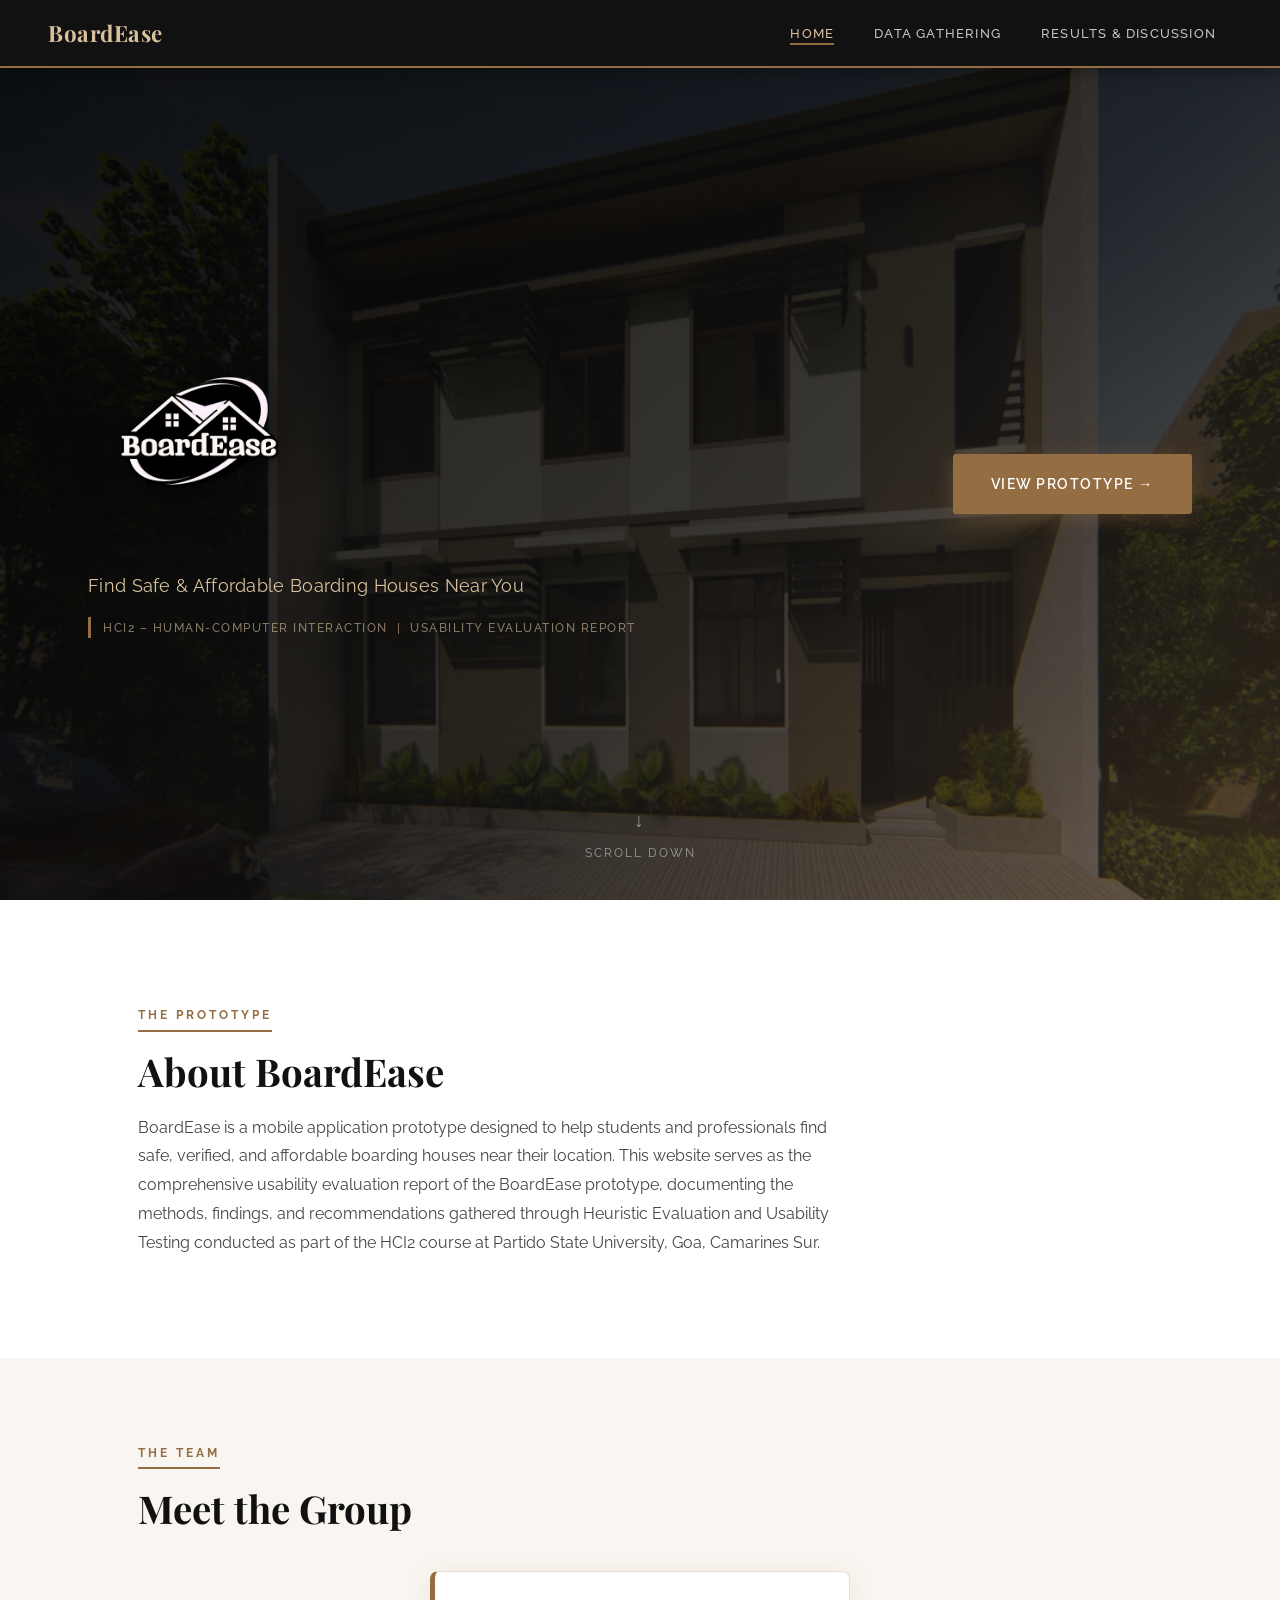
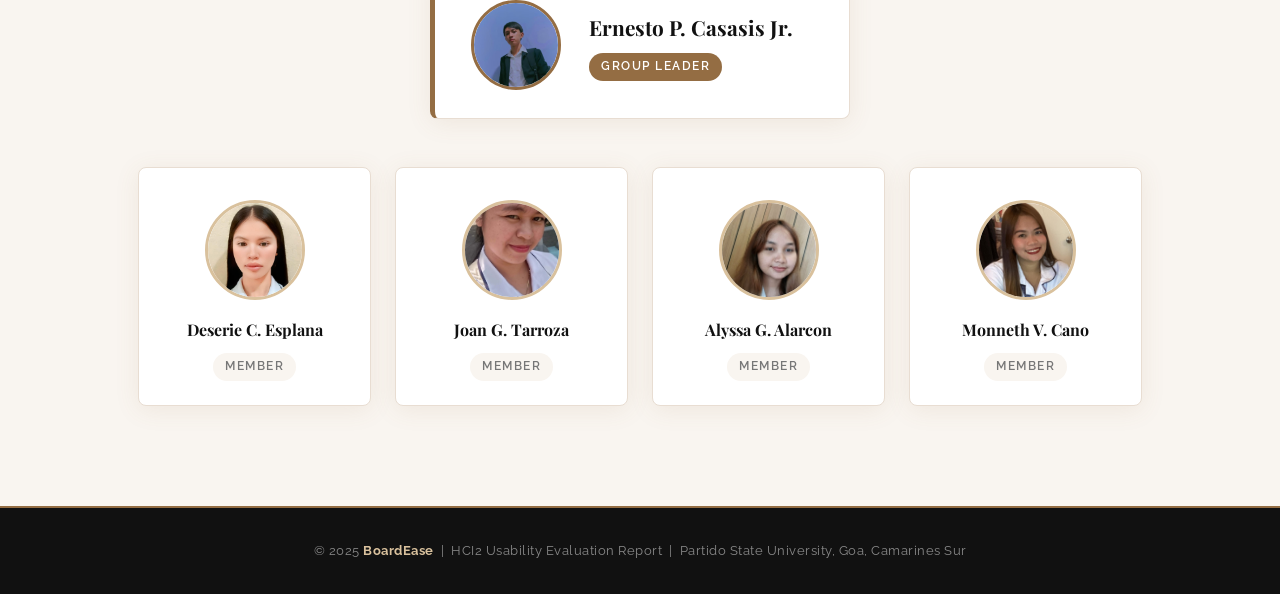
<file: index.html>
<!DOCTYPE html>
<html lang="en">
<head>
  <meta charset="UTF-8" />
  <meta name="viewport" content="width=device-width, initial-scale=1.0" />
  <title>BoardEase | HCI2 Usability Evaluation Report</title>
  <link rel="stylesheet" href="css/style.css" />
</head>
<body>

  <nav class="navbar">
    <div class="nav-brand"><span class="brand-text">BoardEase</span></div>
    <ul class="nav-links" id="navLinks">
      <li><a href="index.html" class="active">Home</a></li>
      <li><a href="data-gathering.html">Data Gathering</a></li>
      <li><a href="results.html">Results &amp; Discussion</a></li>
    </ul>
    <div class="hamburger" id="hamburger"><span></span><span></span><span></span></div>
  </nav>

  <!-- HERO -->
  <section class="hero">
    <div class="hero-overlay"></div>
    <div class="hero-content">
      <div class="hero-left">
        <img src="images/boardease-logo.png" alt="BoardEase Logo" class="hero-logo" />
        <p class="hero-subtitle">Find Safe &amp; Affordable Boarding Houses Near You</p>
        <p class="hero-course">HCI2 – Human-Computer Interaction &nbsp;|&nbsp; Usability Evaluation Report</p>
      </div>
      <div class="hero-right">
        <a href="https://www.figma.com/proto/FTjj7OoPDWCy4qF0gWfZqt/BoardEase---Group3?node-id=1269-2470&t=ZRnx8ZBi2bfgNc57-1&scaling=scale-down&content-scaling=fixed&page-id=0%3A1&starting-point-node-id=1294%3A2819&show-proto-sidebar=1"
           class="btn-prototype" target="_blank">View Prototype &rarr;</a>
      </div>
    </div>
    <div class="hero-scroll"><span>&#8595;</span> Scroll Down</div>
  </section>

  <!-- ABOUT -->
  <section class="about-section">
    <div class="container">
      <div class="section-label fade-up">The Prototype</div>
      <h2 class="section-title fade-up">About BoardEase</h2>
      <p class="section-desc fade-up">
        BoardEase is a mobile application prototype designed to help students and professionals
        find safe, verified, and affordable boarding houses near their location. This website serves
        as the comprehensive usability evaluation report of the BoardEase prototype, documenting
        the methods, findings, and recommendations gathered through Heuristic Evaluation and
        Usability Testing conducted as part of the HCI2 course at Partido State University,
        Goa, Camarines Sur.
      </p>
    </div>
  </section>

  <!-- TEAM -->
  <section class="team-section">
    <div class="container">
      <div class="section-label fade-up">The Team</div>
      <h2 class="section-title fade-up">Meet the Group</h2>

      <!-- LEADER -->
      <div class="leader-card fade-up">
        <div class="member-photo">
          <img src="images/ernesto-casasis.jpg" alt="Ernesto Casasis" />
        </div>
        <div class="member-info">
          <h3>Ernesto P. Casasis Jr.</h3>
          <span class="role leader-role">Group Leader</span>
        </div>
      </div>

      <!-- MEMBERS -->
      <div class="members-grid">
        <div class="member-card fade-up">
          <div class="member-photo">
            <img src="images/deserie-esplana.jpg" alt="Deserie C. Esplana" />
          </div>
          <h3>Deserie C. Esplana</h3>
          <span class="role">Member</span>
        </div>
        <div class="member-card fade-up">
          <div class="member-photo">
            <img src="images/joan-tarroza.jpg" alt="Joan G. Tarroza" />
          </div>
          <h3>Joan G. Tarroza</h3>
          <span class="role">Member</span>
        </div>
        <div class="member-card fade-up">
          <div class="member-photo">
            <img src="images/alyssa-alarcon.jpg" alt="Alyssa G. Alarcon" />
          </div>
          <h3>Alyssa G. Alarcon</h3>
          <span class="role">Member</span>
        </div>
        <div class="member-card fade-up">
          <div class="member-photo">
            <img src="images/monneth-cano.jpg" alt="Monneth V. Cano" />
          </div>
          <h3>Monneth V. Cano</h3>
          <span class="role">Member</span>
        </div>
      </div>
    </div>
  </section>

  <footer class="footer">
    <p>&copy; 2025 <strong>BoardEase</strong> &nbsp;|&nbsp; HCI2 Usability Evaluation Report &nbsp;|&nbsp; Partido State University, Goa, Camarines Sur</p>
  </footer>

  <script src="js/script.js"></script>
</body>
</html>
</file>
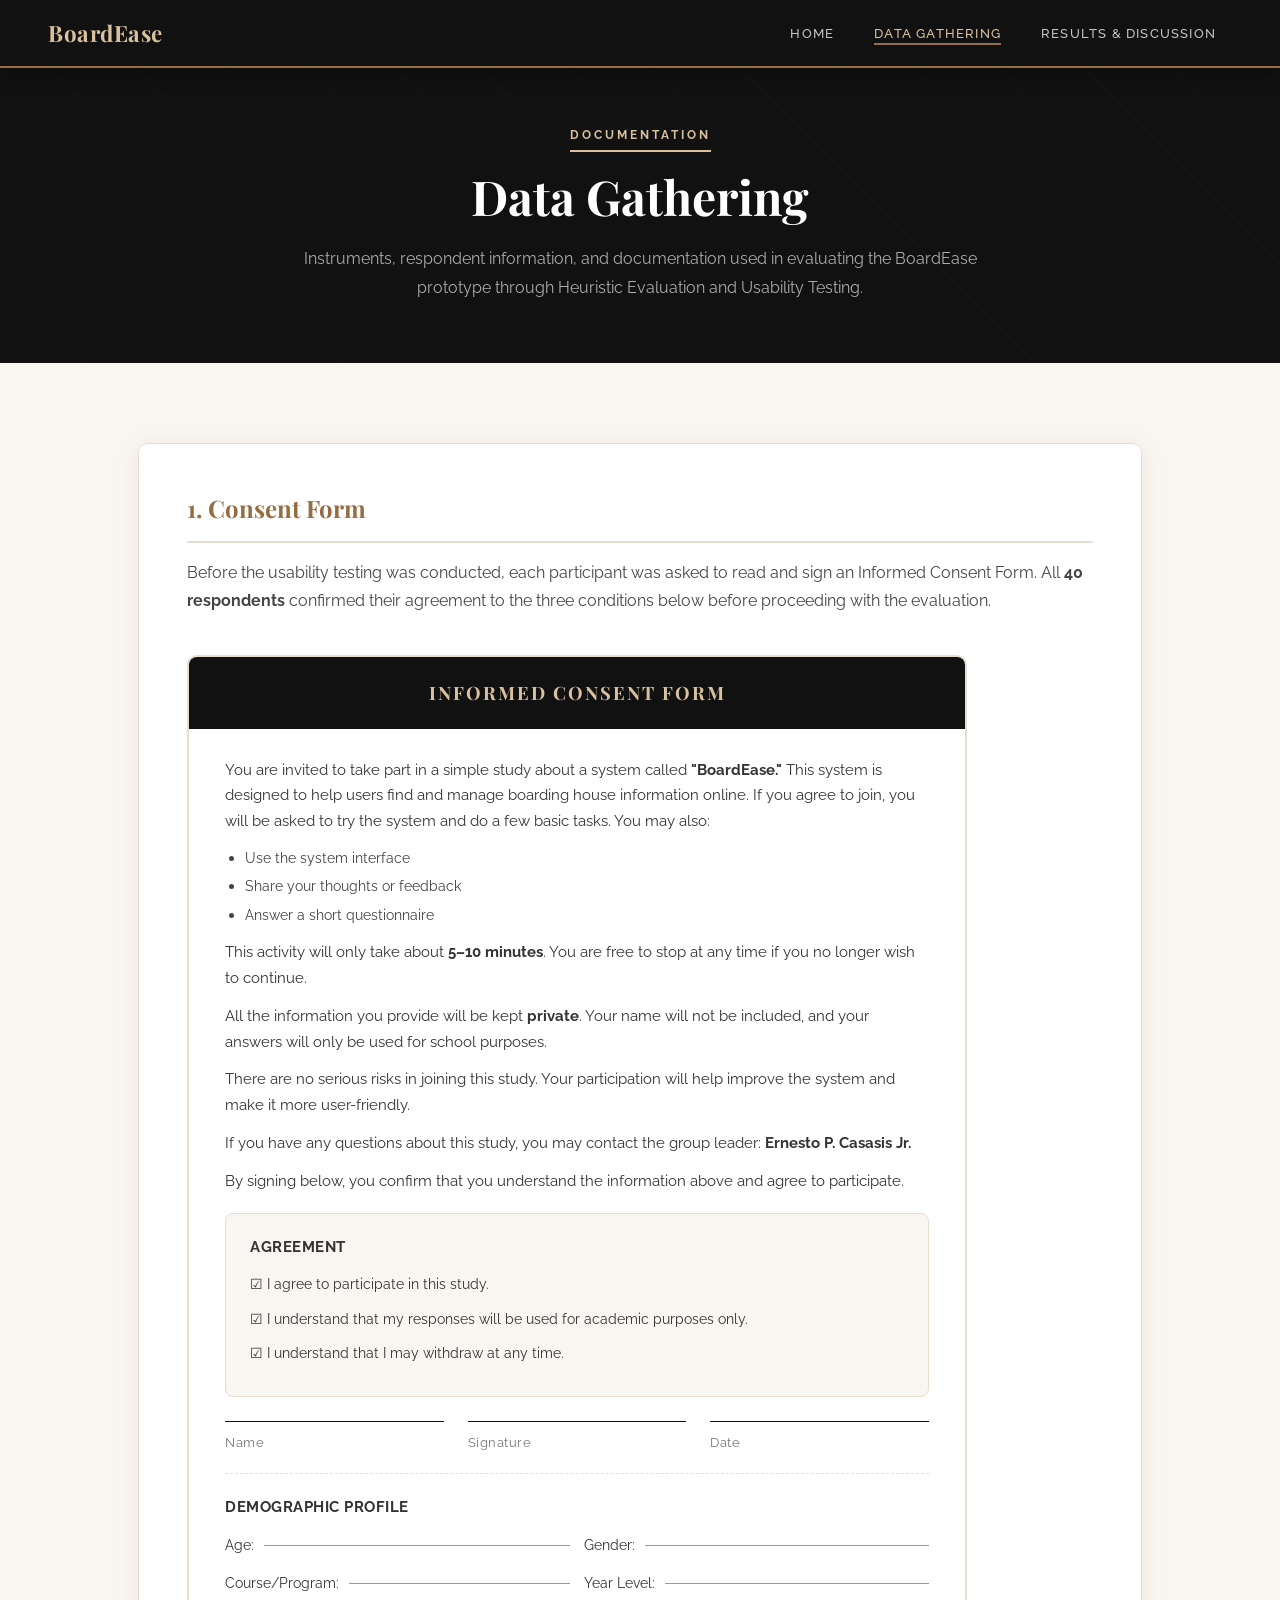
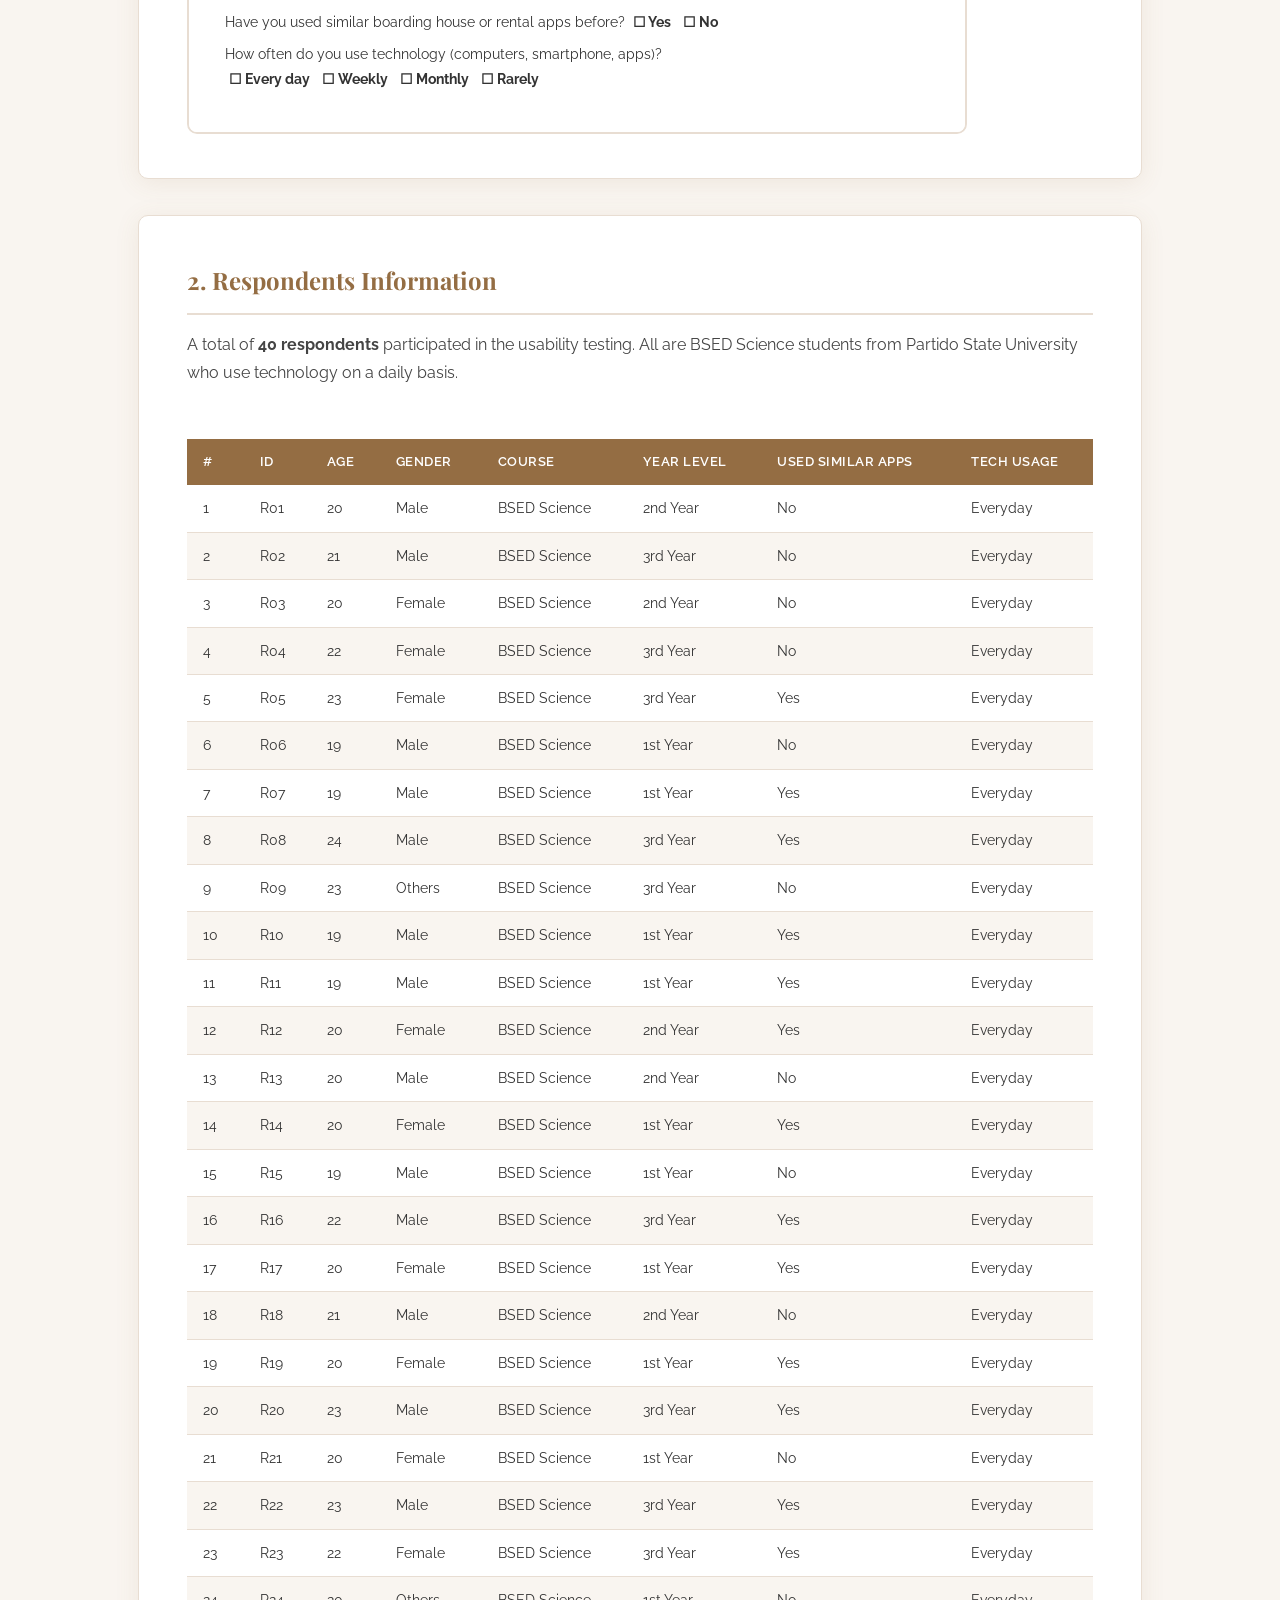
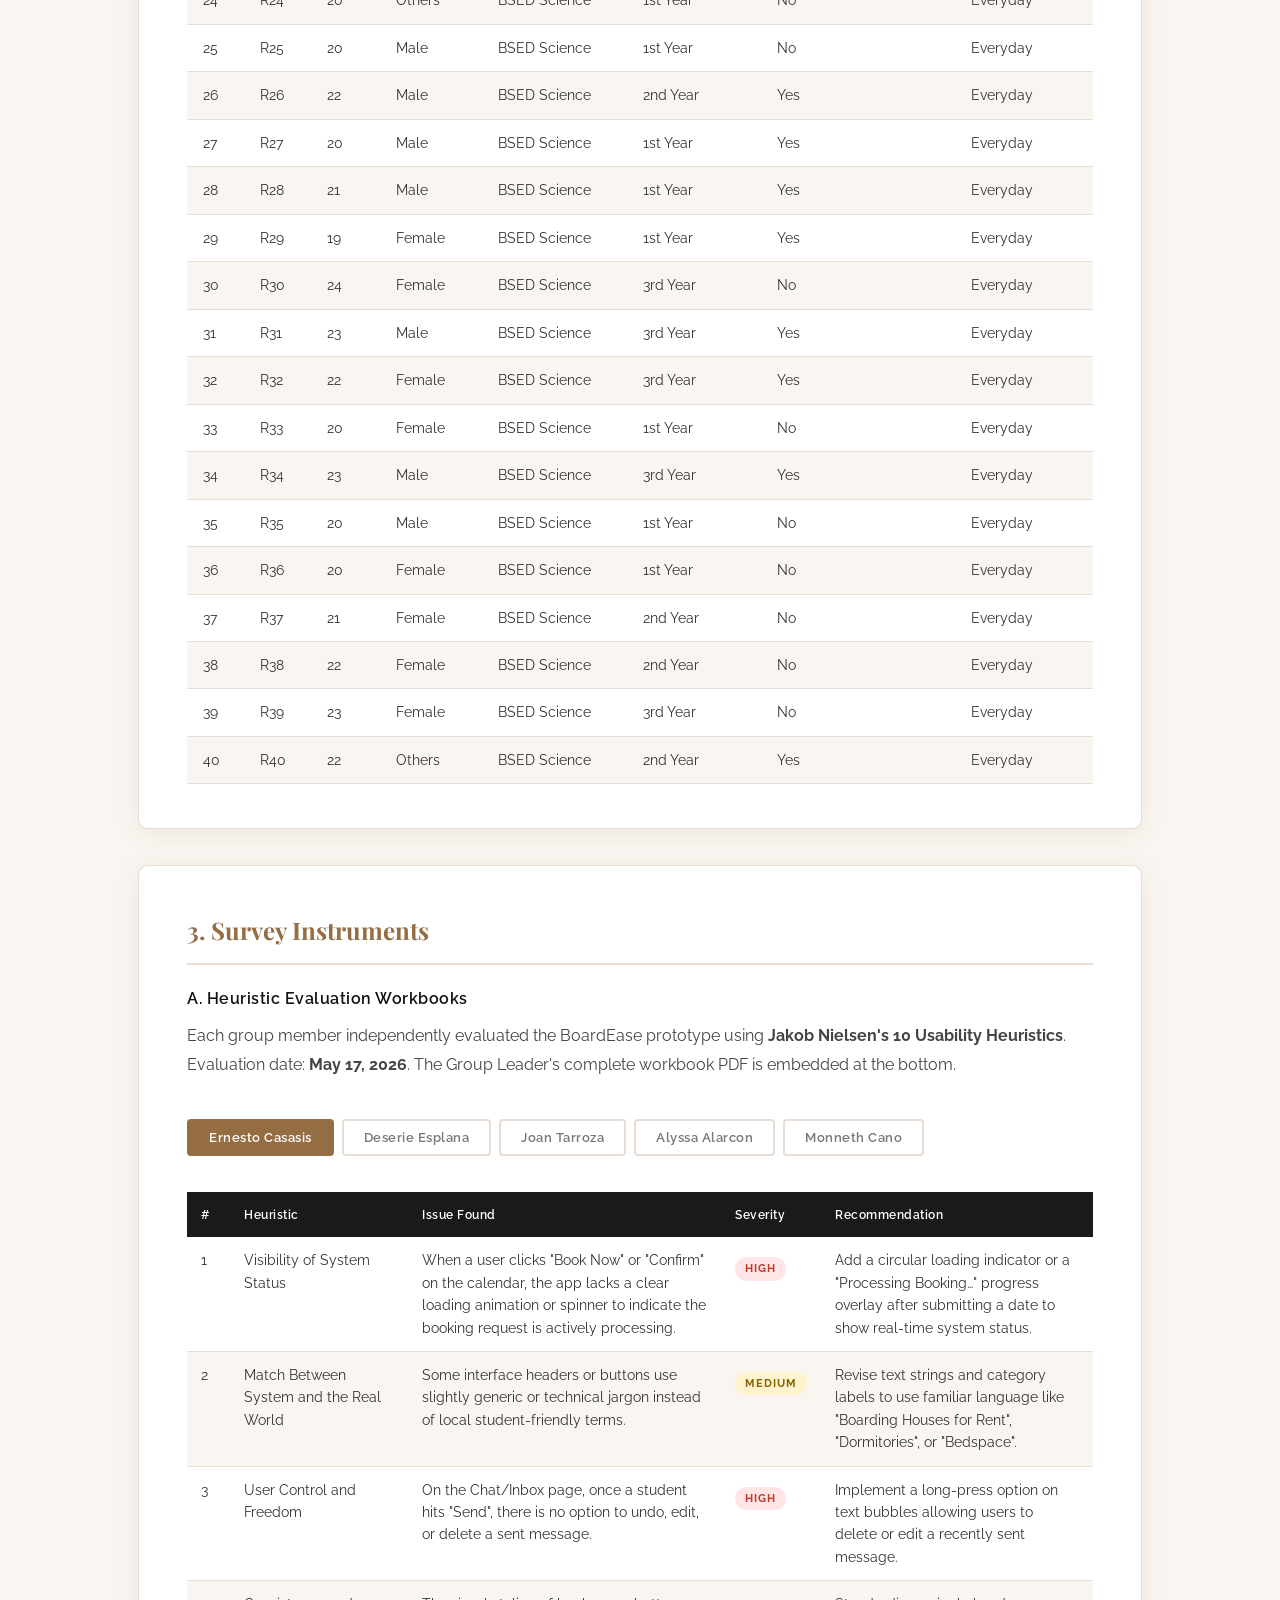
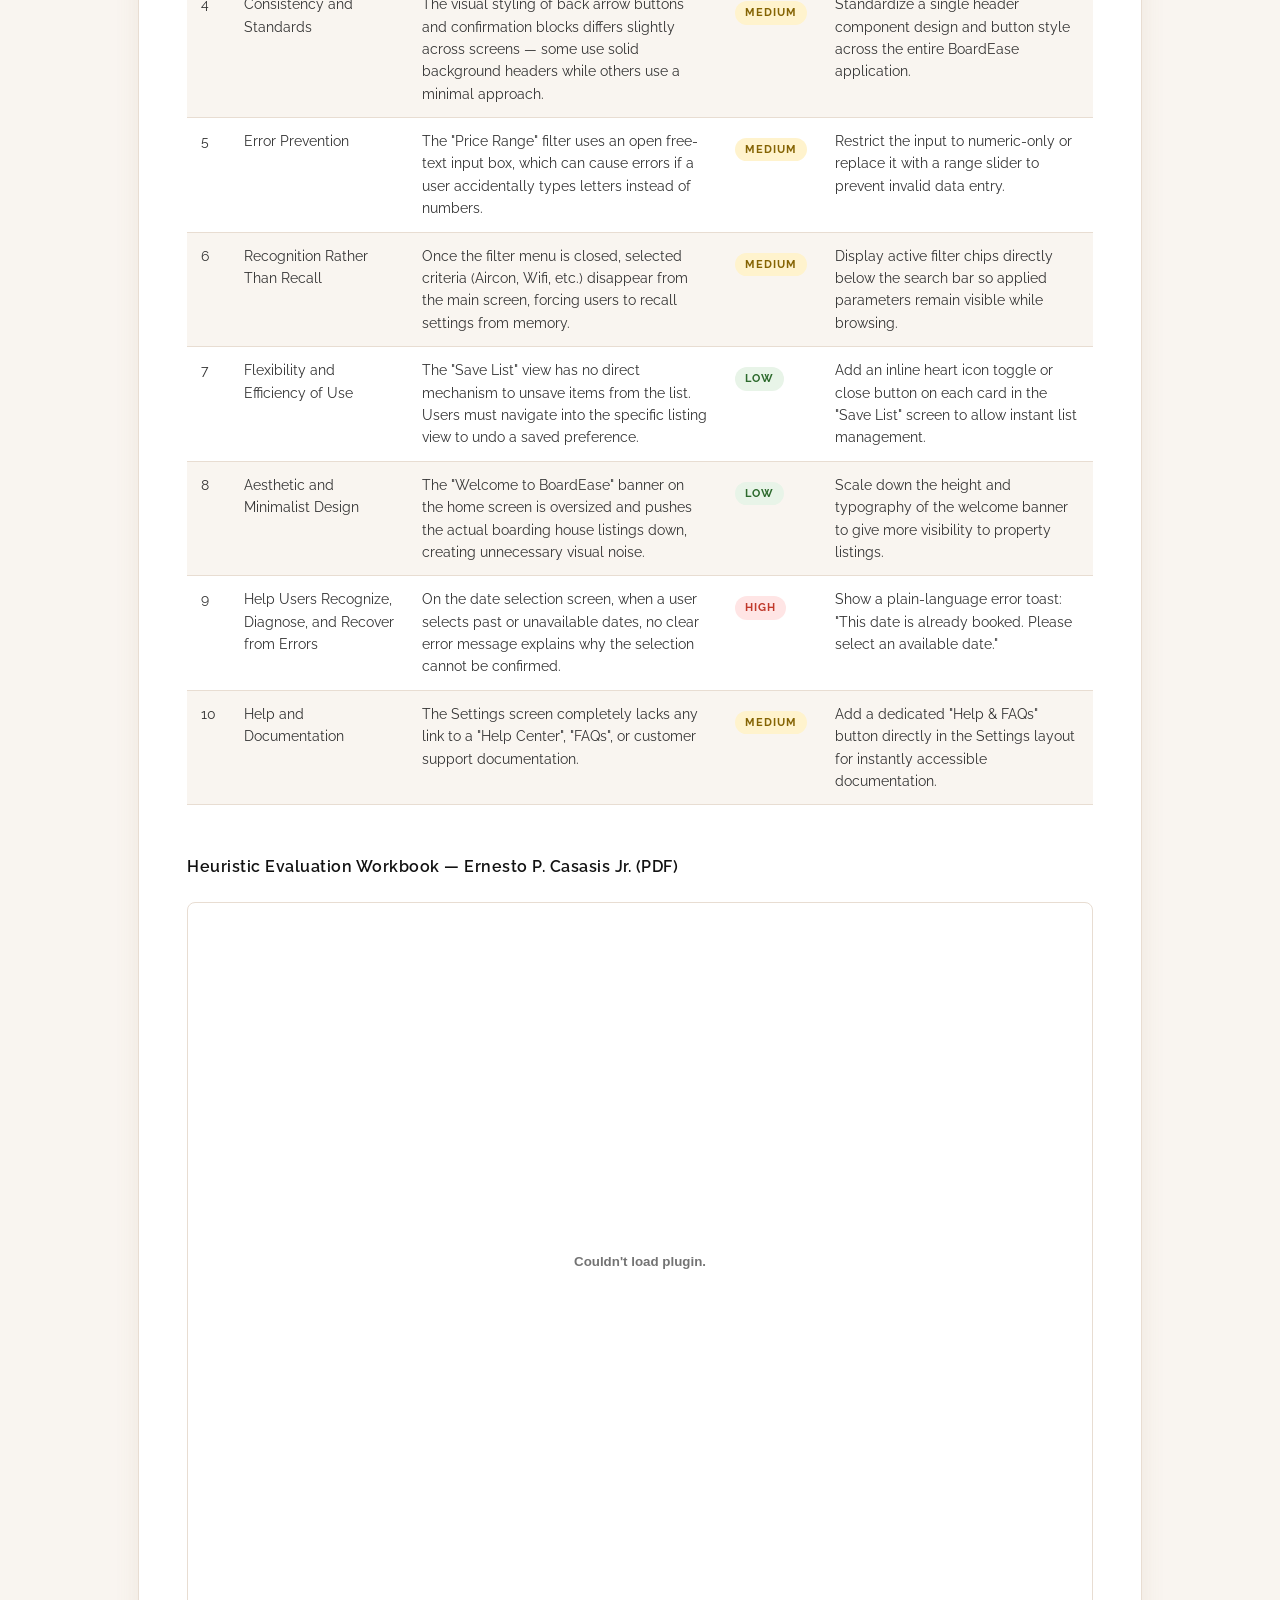
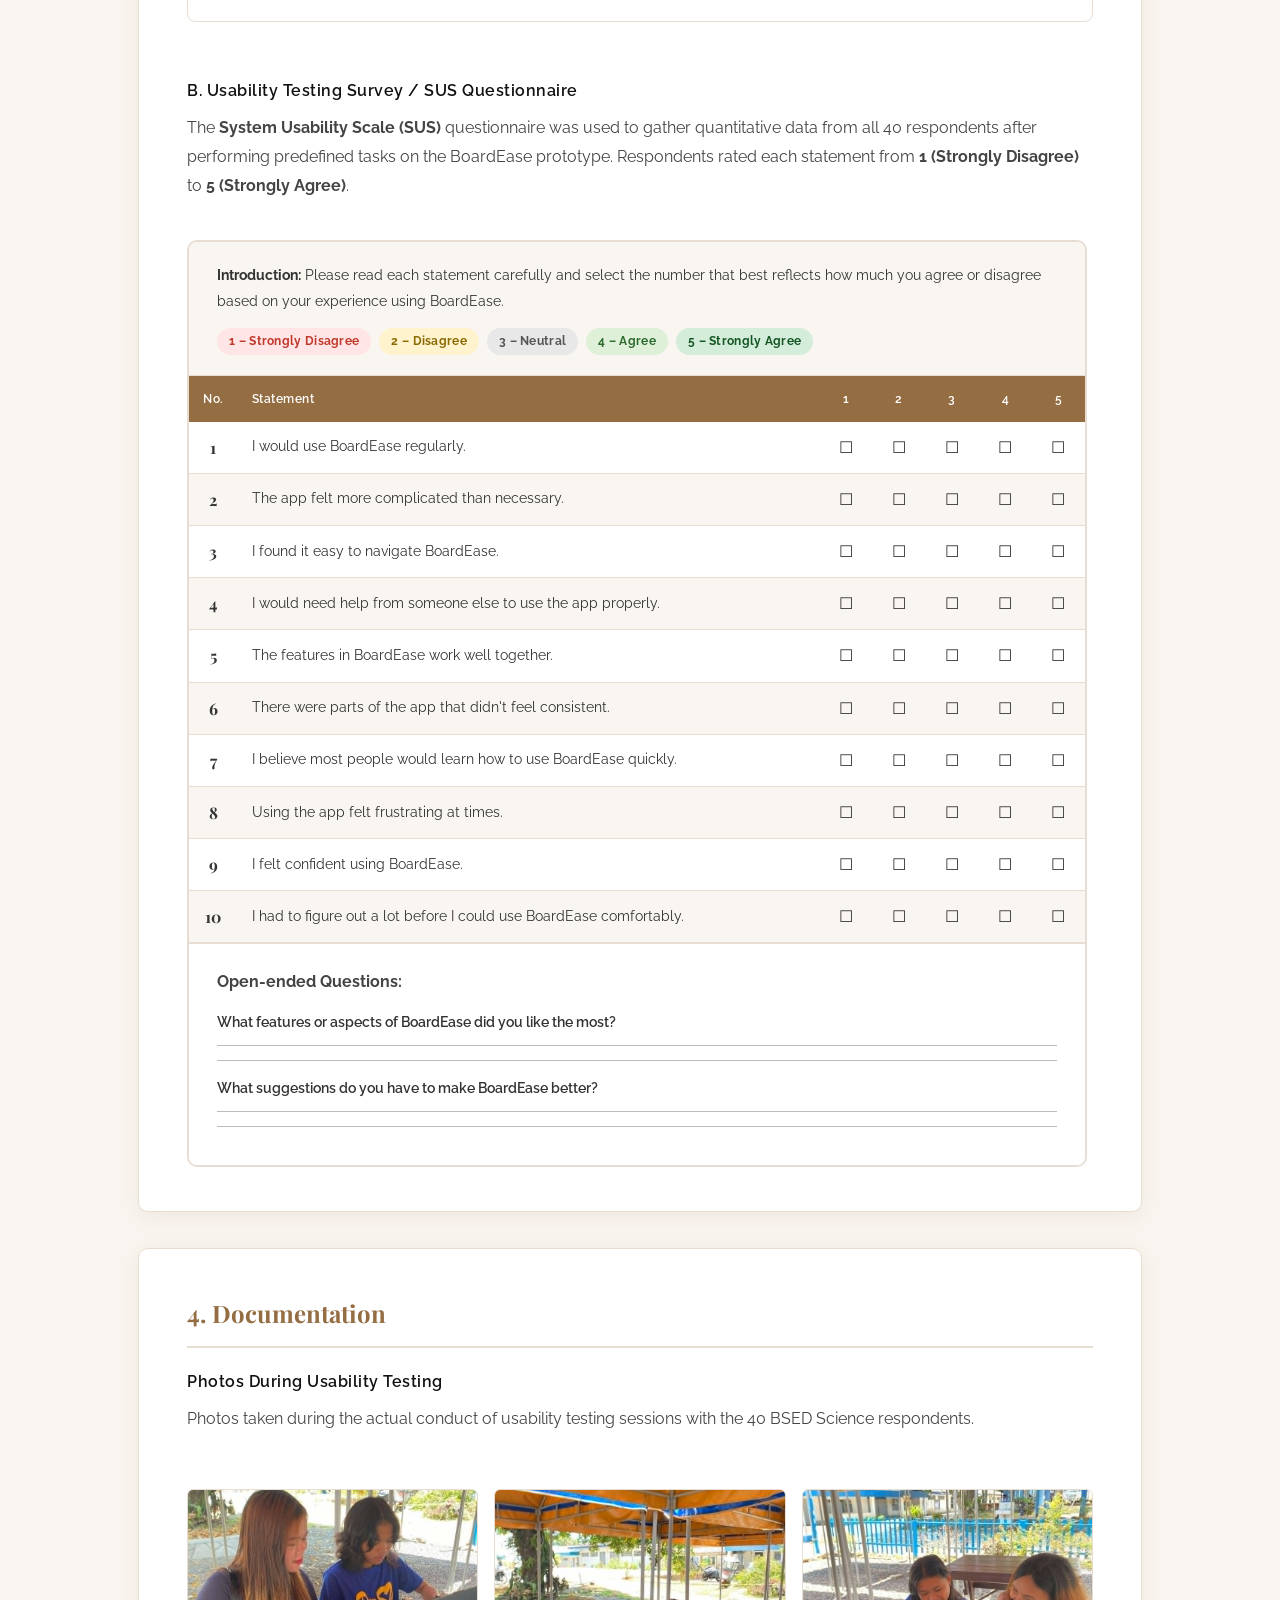
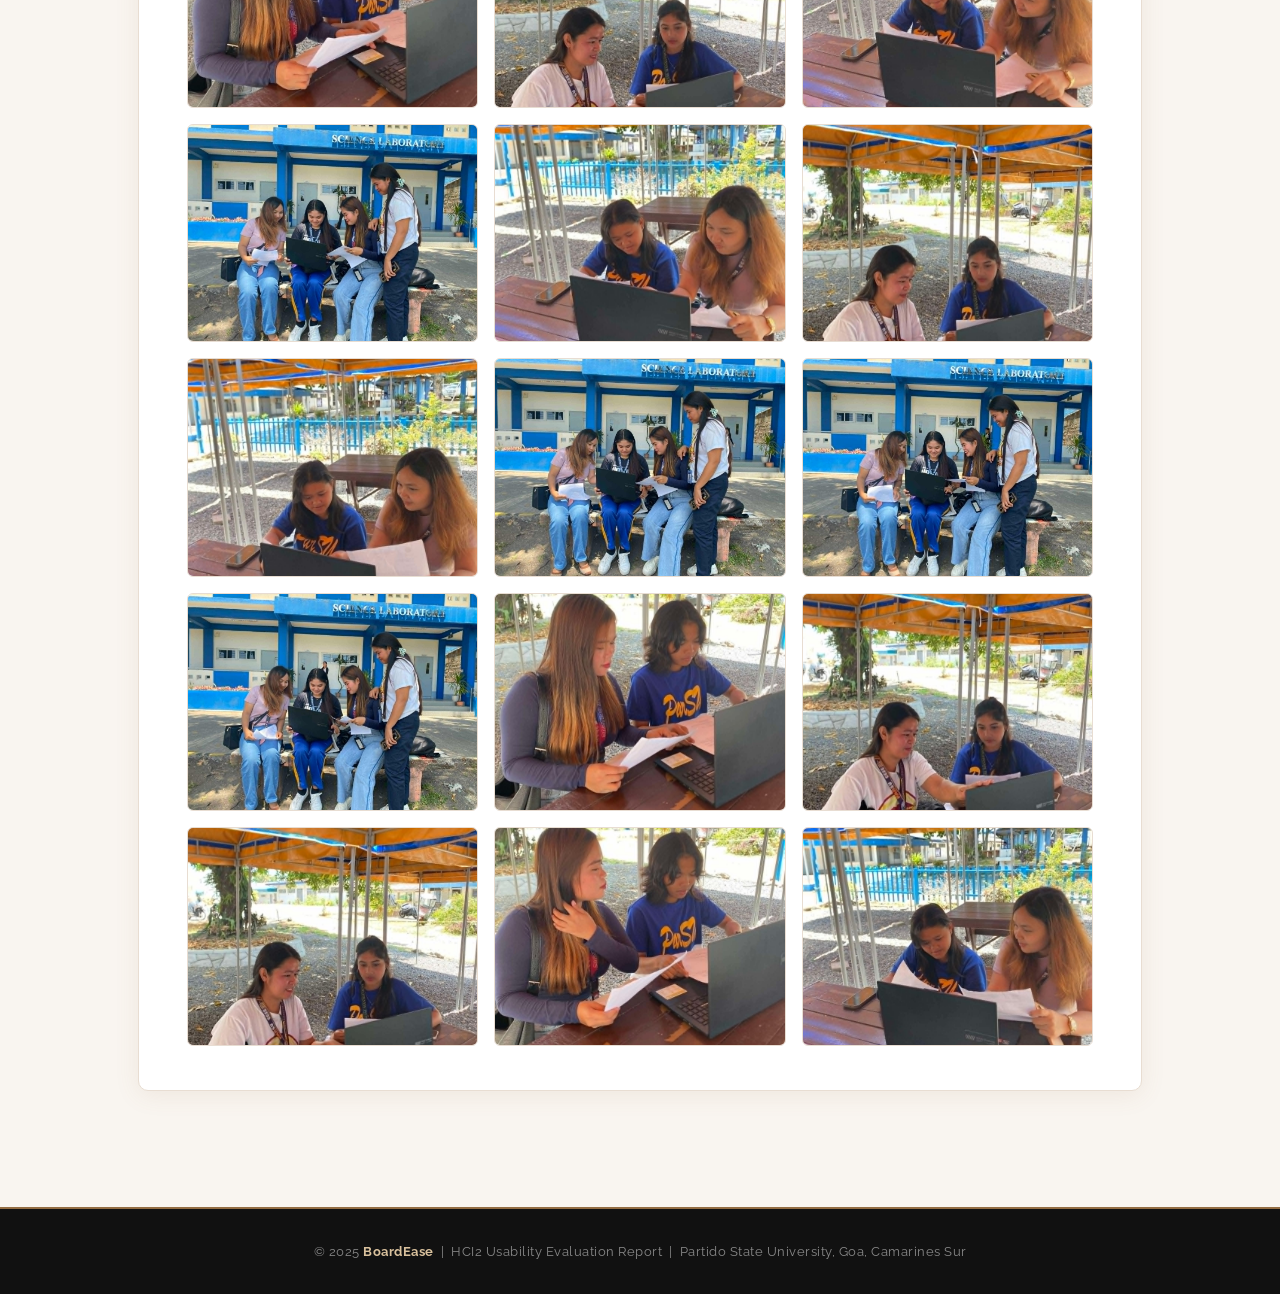
<file: data-gathering.html>
<!DOCTYPE html>
<html lang="en">
<head>
  <meta charset="UTF-8" />
  <meta name="viewport" content="width=device-width, initial-scale=1.0" />
  <title>Data Gathering | BoardEase HCI2 Report</title>
  <link rel="stylesheet" href="css/style.css" />
</head>
<body>

  <nav class="navbar">
    <div class="nav-brand"><span class="brand-text">BoardEase</span></div>
    <ul class="nav-links" id="navLinks">
      <li><a href="index.html">Home</a></li>
      <li><a href="data-gathering.html" class="active">Data Gathering</a></li>
      <li><a href="results.html">Results &amp; Discussion</a></li>
    </ul>
    <div class="hamburger" id="hamburger"><span></span><span></span><span></span></div>
  </nav>

  <div class="page-header">
    <div class="container">
      <div class="section-label">Documentation</div>
      <h1 class="section-title">Data Gathering</h1>
      <p class="section-desc">Instruments, respondent information, and documentation used in evaluating the BoardEase prototype through Heuristic Evaluation and Usability Testing.</p>
    </div>
  </div>

  <section class="data-section">
    <div class="container">

      <!-- 1. CONSENT FORM -->
      <div class="content-card fade-up">
        <h3>1. Consent Form</h3>
        <p>Before the usability testing was conducted, each participant was asked to read and sign an Informed Consent Form. All <strong>40 respondents</strong> confirmed their agreement to the three conditions below before proceeding with the evaluation.</p>
        <br/>

        <!-- CONSENT FORM DISPLAY -->
        <div class="consent-form-box">
          <div class="consent-header">
            <h2>INFORMED CONSENT FORM</h2>
          </div>
          <div class="consent-body">
            <p>You are invited to take part in a simple study about a system called <strong>"BoardEase."</strong> This system is designed to help users find and manage boarding house information online. If you agree to join, you will be asked to try the system and do a few basic tasks. You may also:</p>
            <ul>
              <li>Use the system interface</li>
              <li>Share your thoughts or feedback</li>
              <li>Answer a short questionnaire</li>
            </ul>
            <p>This activity will only take about <strong>5–10 minutes</strong>. You are free to stop at any time if you no longer wish to continue.</p>
            <p>All the information you provide will be kept <strong>private</strong>. Your name will not be included, and your answers will only be used for school purposes.</p>
            <p>There are no serious risks in joining this study. Your participation will help improve the system and make it more user-friendly.</p>
            <p>If you have any questions about this study, you may contact the group leader: <strong>Ernesto P. Casasis Jr.</strong></p>
            <p>By signing below, you confirm that you understand the information above and agree to participate.</p>

            <div class="consent-agreement">
              <p style="font-weight:700;margin-bottom:12px;letter-spacing:0.5px;">AGREEMENT</p>
              <div class="consent-check">☑ I agree to participate in this study.</div>
              <div class="consent-check">☑ I understand that my responses will be used for academic purposes only.</div>
              <div class="consent-check">☑ I understand that I may withdraw at any time.</div>
            </div>

            <div class="consent-sig-row">
              <div class="consent-sig-field">
                <div class="sig-line"></div>
                <span>Name</span>
              </div>
              <div class="consent-sig-field">
                <div class="sig-line"></div>
                <span>Signature</span>
              </div>
              <div class="consent-sig-field">
                <div class="sig-line"></div>
                <span>Date</span>
              </div>
            </div>

            <div class="consent-demo">
              <p style="font-weight:700;margin-bottom:14px;letter-spacing:0.5px;">DEMOGRAPHIC PROFILE</p>
              <div class="demo-grid">
                <div class="demo-field"><label>Age:</label><div class="demo-line"></div></div>
                <div class="demo-field"><label>Gender:</label><div class="demo-line"></div></div>
                <div class="demo-field"><label>Course/Program:</label><div class="demo-line"></div></div>
                <div class="demo-field"><label>Year Level:</label><div class="demo-line"></div></div>
              </div>
              <div style="margin-top:14px;">
                <p style="margin-bottom:8px;font-size:0.88rem;">Have you used similar boarding house or rental apps before?
                  &nbsp;<strong>☐ Yes &nbsp;&nbsp; ☐ No</strong></p>
                <p style="font-size:0.88rem;">How often do you use technology (computers, smartphone, apps)?<br/>
                  &nbsp;<strong>☐ Every day &nbsp;&nbsp; ☐ Weekly &nbsp;&nbsp; ☐ Monthly &nbsp;&nbsp; ☐ Rarely</strong></p>
              </div>
            </div>
          </div>
        </div>
      </div>

      <!-- 2. RESPONDENTS -->
      <div class="content-card fade-up">
        <h3>2. Respondents Information</h3>
        <p>A total of <strong>40 respondents</strong> participated in the usability testing. All are BSED Science students from Partido State University who use technology on a daily basis.</p>
        <br/>
        <div style="overflow-x:auto;">
        <table class="respondent-table">
          <thead>
            <tr><th>#</th><th>ID</th><th>Age</th><th>Gender</th><th>Course</th><th>Year Level</th><th>Used Similar Apps</th><th>Tech Usage</th></tr>
          </thead>
          <tbody>
            <tr><td>1</td><td>R01</td><td>20</td><td>Male</td><td>BSED Science</td><td>2nd Year</td><td>No</td><td>Everyday</td></tr>
            <tr><td>2</td><td>R02</td><td>21</td><td>Male</td><td>BSED Science</td><td>3rd Year</td><td>No</td><td>Everyday</td></tr>
            <tr><td>3</td><td>R03</td><td>20</td><td>Female</td><td>BSED Science</td><td>2nd Year</td><td>No</td><td>Everyday</td></tr>
            <tr><td>4</td><td>R04</td><td>22</td><td>Female</td><td>BSED Science</td><td>3rd Year</td><td>No</td><td>Everyday</td></tr>
            <tr><td>5</td><td>R05</td><td>23</td><td>Female</td><td>BSED Science</td><td>3rd Year</td><td>Yes</td><td>Everyday</td></tr>
            <tr><td>6</td><td>R06</td><td>19</td><td>Male</td><td>BSED Science</td><td>1st Year</td><td>No</td><td>Everyday</td></tr>
            <tr><td>7</td><td>R07</td><td>19</td><td>Male</td><td>BSED Science</td><td>1st Year</td><td>Yes</td><td>Everyday</td></tr>
            <tr><td>8</td><td>R08</td><td>24</td><td>Male</td><td>BSED Science</td><td>3rd Year</td><td>Yes</td><td>Everyday</td></tr>
            <tr><td>9</td><td>R09</td><td>23</td><td>Others</td><td>BSED Science</td><td>3rd Year</td><td>No</td><td>Everyday</td></tr>
            <tr><td>10</td><td>R10</td><td>19</td><td>Male</td><td>BSED Science</td><td>1st Year</td><td>Yes</td><td>Everyday</td></tr>
            <tr><td>11</td><td>R11</td><td>19</td><td>Male</td><td>BSED Science</td><td>1st Year</td><td>Yes</td><td>Everyday</td></tr>
            <tr><td>12</td><td>R12</td><td>20</td><td>Female</td><td>BSED Science</td><td>2nd Year</td><td>Yes</td><td>Everyday</td></tr>
            <tr><td>13</td><td>R13</td><td>20</td><td>Male</td><td>BSED Science</td><td>2nd Year</td><td>No</td><td>Everyday</td></tr>
            <tr><td>14</td><td>R14</td><td>20</td><td>Female</td><td>BSED Science</td><td>1st Year</td><td>Yes</td><td>Everyday</td></tr>
            <tr><td>15</td><td>R15</td><td>19</td><td>Male</td><td>BSED Science</td><td>1st Year</td><td>No</td><td>Everyday</td></tr>
            <tr><td>16</td><td>R16</td><td>22</td><td>Male</td><td>BSED Science</td><td>3rd Year</td><td>Yes</td><td>Everyday</td></tr>
            <tr><td>17</td><td>R17</td><td>20</td><td>Female</td><td>BSED Science</td><td>1st Year</td><td>Yes</td><td>Everyday</td></tr>
            <tr><td>18</td><td>R18</td><td>21</td><td>Male</td><td>BSED Science</td><td>2nd Year</td><td>No</td><td>Everyday</td></tr>
            <tr><td>19</td><td>R19</td><td>20</td><td>Female</td><td>BSED Science</td><td>1st Year</td><td>Yes</td><td>Everyday</td></tr>
            <tr><td>20</td><td>R20</td><td>23</td><td>Male</td><td>BSED Science</td><td>3rd Year</td><td>Yes</td><td>Everyday</td></tr>
            <tr><td>21</td><td>R21</td><td>20</td><td>Female</td><td>BSED Science</td><td>1st Year</td><td>No</td><td>Everyday</td></tr>
            <tr><td>22</td><td>R22</td><td>23</td><td>Male</td><td>BSED Science</td><td>3rd Year</td><td>Yes</td><td>Everyday</td></tr>
            <tr><td>23</td><td>R23</td><td>22</td><td>Female</td><td>BSED Science</td><td>3rd Year</td><td>Yes</td><td>Everyday</td></tr>
            <tr><td>24</td><td>R24</td><td>20</td><td>Others</td><td>BSED Science</td><td>1st Year</td><td>No</td><td>Everyday</td></tr>
            <tr><td>25</td><td>R25</td><td>20</td><td>Male</td><td>BSED Science</td><td>1st Year</td><td>No</td><td>Everyday</td></tr>
            <tr><td>26</td><td>R26</td><td>22</td><td>Male</td><td>BSED Science</td><td>2nd Year</td><td>Yes</td><td>Everyday</td></tr>
            <tr><td>27</td><td>R27</td><td>20</td><td>Male</td><td>BSED Science</td><td>1st Year</td><td>Yes</td><td>Everyday</td></tr>
            <tr><td>28</td><td>R28</td><td>21</td><td>Male</td><td>BSED Science</td><td>1st Year</td><td>Yes</td><td>Everyday</td></tr>
            <tr><td>29</td><td>R29</td><td>19</td><td>Female</td><td>BSED Science</td><td>1st Year</td><td>Yes</td><td>Everyday</td></tr>
            <tr><td>30</td><td>R30</td><td>24</td><td>Female</td><td>BSED Science</td><td>3rd Year</td><td>No</td><td>Everyday</td></tr>
            <tr><td>31</td><td>R31</td><td>23</td><td>Male</td><td>BSED Science</td><td>3rd Year</td><td>Yes</td><td>Everyday</td></tr>
            <tr><td>32</td><td>R32</td><td>22</td><td>Female</td><td>BSED Science</td><td>3rd Year</td><td>Yes</td><td>Everyday</td></tr>
            <tr><td>33</td><td>R33</td><td>20</td><td>Female</td><td>BSED Science</td><td>1st Year</td><td>No</td><td>Everyday</td></tr>
            <tr><td>34</td><td>R34</td><td>23</td><td>Male</td><td>BSED Science</td><td>3rd Year</td><td>Yes</td><td>Everyday</td></tr>
            <tr><td>35</td><td>R35</td><td>20</td><td>Male</td><td>BSED Science</td><td>1st Year</td><td>No</td><td>Everyday</td></tr>
            <tr><td>36</td><td>R36</td><td>20</td><td>Female</td><td>BSED Science</td><td>1st Year</td><td>No</td><td>Everyday</td></tr>
            <tr><td>37</td><td>R37</td><td>21</td><td>Female</td><td>BSED Science</td><td>2nd Year</td><td>No</td><td>Everyday</td></tr>
            <tr><td>38</td><td>R38</td><td>22</td><td>Female</td><td>BSED Science</td><td>2nd Year</td><td>No</td><td>Everyday</td></tr>
            <tr><td>39</td><td>R39</td><td>23</td><td>Female</td><td>BSED Science</td><td>3rd Year</td><td>No</td><td>Everyday</td></tr>
            <tr><td>40</td><td>R40</td><td>22</td><td>Others</td><td>BSED Science</td><td>2nd Year</td><td>Yes</td><td>Everyday</td></tr>
          </tbody>
        </table>
        </div>
      </div>

      <!-- 3. SURVEY INSTRUMENTS -->
      <div class="content-card fade-up">
        <h3>3. Survey Instruments</h3>

        <h4>A. Heuristic Evaluation Workbooks</h4>
        <p>Each group member independently evaluated the BoardEase prototype using <strong>Jakob Nielsen's 10 Usability Heuristics</strong>. Evaluation date: <strong>May 17, 2026</strong>. The Group Leader's complete workbook PDF is embedded at the bottom.</p>
        <br/>

        <div class="member-tabs">
          <button class="tab-btn active" onclick="showTab('ernesto')">Ernesto Casasis</button>
          <button class="tab-btn" onclick="showTab('deserie')">Deserie Esplana</button>
          <button class="tab-btn" onclick="showTab('joan')">Joan Tarroza</button>
          <button class="tab-btn" onclick="showTab('alyssa')">Alyssa Alarcon</button>
          <button class="tab-btn" onclick="showTab('monneth')">Monneth Cano</button>
        </div>

        <!-- ERNESTO — REAL DATA -->
        <div class="tab-content active" id="tab-ernesto">
          <div style="overflow-x:auto;">
          <table class="heuristic-table">
            <thead>
              <tr><th>#</th><th>Heuristic</th><th>Issue Found</th><th>Severity</th><th>Recommendation</th></tr>
            </thead>
            <tbody>
              <tr>
                <td>1</td><td>Visibility of System Status</td>
                <td>When a user clicks "Book Now" or "Confirm" on the calendar, the app lacks a clear loading animation or spinner to indicate the booking request is actively processing.</td>
                <td><span class="severity-badge severity-high">High</span></td>
                <td>Add a circular loading indicator or a "Processing Booking…" progress overlay after submitting a date to show real-time system status.</td>
              </tr>
              <tr>
                <td>2</td><td>Match Between System and the Real World</td>
                <td>Some interface headers or buttons use slightly generic or technical jargon instead of local student-friendly terms.</td>
                <td><span class="severity-badge severity-medium">Medium</span></td>
                <td>Revise text strings and category labels to use familiar language like "Boarding Houses for Rent", "Dormitories", or "Bedspace".</td>
              </tr>
              <tr>
                <td>3</td><td>User Control and Freedom</td>
                <td>On the Chat/Inbox page, once a student hits "Send", there is no option to undo, edit, or delete a sent message.</td>
                <td><span class="severity-badge severity-high">High</span></td>
                <td>Implement a long-press option on text bubbles allowing users to delete or edit a recently sent message.</td>
              </tr>
              <tr>
                <td>4</td><td>Consistency and Standards</td>
                <td>The visual styling of back arrow buttons and confirmation blocks differs slightly across screens — some use solid background headers while others use a minimal approach.</td>
                <td><span class="severity-badge severity-medium">Medium</span></td>
                <td>Standardize a single header component design and button style across the entire BoardEase application.</td>
              </tr>
              <tr>
                <td>5</td><td>Error Prevention</td>
                <td>The "Price Range" filter uses an open free-text input box, which can cause errors if a user accidentally types letters instead of numbers.</td>
                <td><span class="severity-badge severity-medium">Medium</span></td>
                <td>Restrict the input to numeric-only or replace it with a range slider to prevent invalid data entry.</td>
              </tr>
              <tr>
                <td>6</td><td>Recognition Rather Than Recall</td>
                <td>Once the filter menu is closed, selected criteria (Aircon, Wifi, etc.) disappear from the main screen, forcing users to recall settings from memory.</td>
                <td><span class="severity-badge severity-medium">Medium</span></td>
                <td>Display active filter chips directly below the search bar so applied parameters remain visible while browsing.</td>
              </tr>
              <tr>
                <td>7</td><td>Flexibility and Efficiency of Use</td>
                <td>The "Save List" view has no direct mechanism to unsave items from the list. Users must navigate into the specific listing view to undo a saved preference.</td>
                <td><span class="severity-badge severity-low">Low</span></td>
                <td>Add an inline heart icon toggle or close button on each card in the "Save List" screen to allow instant list management.</td>
              </tr>
              <tr>
                <td>8</td><td>Aesthetic and Minimalist Design</td>
                <td>The "Welcome to BoardEase" banner on the home screen is oversized and pushes the actual boarding house listings down, creating unnecessary visual noise.</td>
                <td><span class="severity-badge severity-low">Low</span></td>
                <td>Scale down the height and typography of the welcome banner to give more visibility to property listings.</td>
              </tr>
              <tr>
                <td>9</td><td>Help Users Recognize, Diagnose, and Recover from Errors</td>
                <td>On the date selection screen, when a user selects past or unavailable dates, no clear error message explains why the selection cannot be confirmed.</td>
                <td><span class="severity-badge severity-high">High</span></td>
                <td>Show a plain-language error toast: "This date is already booked. Please select an available date."</td>
              </tr>
              <tr>
                <td>10</td><td>Help and Documentation</td>
                <td>The Settings screen completely lacks any link to a "Help Center", "FAQs", or customer support documentation.</td>
                <td><span class="severity-badge severity-medium">Medium</span></td>
                <td>Add a dedicated "Help &amp; FAQs" button directly in the Settings layout for instantly accessible documentation.</td>
              </tr>
            </tbody>
          </table>
          </div>
        </div>

        <div class="tab-content" id="tab-deserie">
          <div style="background:var(--light-bg);border-radius:8px;padding:32px;text-align:center;color:#999;font-style:italic;">
            Deserie C. Esplana's Heuristic Evaluation Workbook — to be added
          </div>
        </div>
        <div class="tab-content" id="tab-joan">
          <div style="background:var(--light-bg);border-radius:8px;padding:32px;text-align:center;color:#999;font-style:italic;">
            Joan G. Tarroza's Heuristic Evaluation Workbook — to be added
          </div>
        </div>
        <div class="tab-content" id="tab-alyssa">
          <div style="background:var(--light-bg);border-radius:8px;padding:32px;text-align:center;color:#999;font-style:italic;">
            Alyssa G. Alarcon's Heuristic Evaluation Workbook — to be added
          </div>
        </div>
        <div class="tab-content" id="tab-monneth">
          <div style="background:var(--light-bg);border-radius:8px;padding:32px;text-align:center;color:#999;font-style:italic;">
            Monneth V. Cano's Heuristic Evaluation Workbook — to be added
          </div>
        </div>

        <br/>
        <h4>Heuristic Evaluation Workbook — Ernesto P. Casasis Jr. (PDF)</h4>
        <embed src="images/CASASISHeuristic_Evaluation_Workbook.pdf"
               type="application/pdf" width="100%" height="720px"
               style="border:1px solid #e8ddd2;border-radius:8px;margin-top:12px;" />

        <br/><br/>
        <h4>B. Usability Testing Survey / SUS Questionnaire</h4>
        <p>The <strong>System Usability Scale (SUS)</strong> questionnaire was used to gather quantitative data from all 40 respondents after performing predefined tasks on the BoardEase prototype. Respondents rated each statement from <strong>1 (Strongly Disagree)</strong> to <strong>5 (Strongly Agree)</strong>.</p>
        <br/>

        <div class="sus-form-box">
          <div class="sus-intro">
            <p><strong>Introduction:</strong> Please read each statement carefully and select the number that best reflects how much you agree or disagree based on your experience using BoardEase.</p>
            <div class="sus-scale">
              <span class="scale-item s1">1 – Strongly Disagree</span>
              <span class="scale-item s2">2 – Disagree</span>
              <span class="scale-item s3">3 – Neutral</span>
              <span class="scale-item s4">4 – Agree</span>
              <span class="scale-item s5">5 – Strongly Agree</span>
            </div>
          </div>
          <div style="overflow-x:auto;">
          <table class="sus-table">
            <thead>
              <tr>
                <th style="width:44px;">No.</th>
                <th>Statement</th>
                <th>1</th><th>2</th><th>3</th><th>4</th><th>5</th>
              </tr>
            </thead>
            <tbody>
              <tr><td class="q-num">1</td><td>I would use BoardEase regularly.</td><td>☐</td><td>☐</td><td>☐</td><td>☐</td><td>☐</td></tr>
              <tr><td class="q-num">2</td><td>The app felt more complicated than necessary.</td><td>☐</td><td>☐</td><td>☐</td><td>☐</td><td>☐</td></tr>
              <tr><td class="q-num">3</td><td>I found it easy to navigate BoardEase.</td><td>☐</td><td>☐</td><td>☐</td><td>☐</td><td>☐</td></tr>
              <tr><td class="q-num">4</td><td>I would need help from someone else to use the app properly.</td><td>☐</td><td>☐</td><td>☐</td><td>☐</td><td>☐</td></tr>
              <tr><td class="q-num">5</td><td>The features in BoardEase work well together.</td><td>☐</td><td>☐</td><td>☐</td><td>☐</td><td>☐</td></tr>
              <tr><td class="q-num">6</td><td>There were parts of the app that didn't feel consistent.</td><td>☐</td><td>☐</td><td>☐</td><td>☐</td><td>☐</td></tr>
              <tr><td class="q-num">7</td><td>I believe most people would learn how to use BoardEase quickly.</td><td>☐</td><td>☐</td><td>☐</td><td>☐</td><td>☐</td></tr>
              <tr><td class="q-num">8</td><td>Using the app felt frustrating at times.</td><td>☐</td><td>☐</td><td>☐</td><td>☐</td><td>☐</td></tr>
              <tr><td class="q-num">9</td><td>I felt confident using BoardEase.</td><td>☐</td><td>☐</td><td>☐</td><td>☐</td><td>☐</td></tr>
              <tr><td class="q-num">10</td><td>I had to figure out a lot before I could use BoardEase comfortably.</td><td>☐</td><td>☐</td><td>☐</td><td>☐</td><td>☐</td></tr>
            </tbody>
          </table>
          </div>
          <div class="sus-open">
            <p style="font-weight:700;margin-bottom:14px;">Open-ended Questions:</p>
            <div class="open-q">
              <label>What features or aspects of BoardEase did you like the most?</label>
              <div class="open-line"></div><div class="open-line"></div>
            </div>
            <div class="open-q" style="margin-top:16px;">
              <label>What suggestions do you have to make BoardEase better?</label>
              <div class="open-line"></div><div class="open-line"></div>
            </div>
          </div>
        </div>
      </div>

      <!-- 4. DOCUMENTATION PHOTOS -->
      <div class="content-card fade-up">
        <h3>4. Documentation</h3>
        <h4>Photos During Usability Testing</h4>
        <p>Photos taken during the actual conduct of usability testing sessions with the 40 BSED Science respondents.</p>
        <br/>
        <div class="photo-grid">
          <img src="images/documentation-photos/037a2ac1-09cc-48d6-b258-c118dd960518.jpg" alt="Documentation Photo 1">
          <img src="images/documentation-photos/23259299-b010-4a18-9b28-676604962ab3.jpg" alt="Documentation Photo 2">
          <img src="images/documentation-photos/289e0d08-0341-4820-8ece-0715ae487a8c.jpg" alt="Documentation Photo 3">
          <img src="images/documentation-photos/33642654-2829-42f2-9f82-baba94ff0efa.jpg" alt="Documentation Photo 4">
          <img src="images/documentation-photos/3a3a6d5e-878e-455b-a897-2f3a7dccf274.jpg" alt="Documentation Photo 5">
          <img src="images/documentation-photos/3faa72be-ac24-4f0f-a632-d80a76ba1375.jpg" alt="Documentation Photo 6">
          <img src="images/documentation-photos/4cff2401-3593-44c4-9290-f1b99d478224.jpg" alt="Documentation Photo 7">
          <img src="images/documentation-photos/7682af3d-abca-44fe-8245-81f4f4c879b4.jpg" alt="Documentation Photo 8">
          <img src="images/documentation-photos/8a65c4bd-43db-453a-9f85-850604ac0a40.jpg" alt="Documentation Photo 9">
          <img src="images/documentation-photos/92fda770-797c-43fa-b1a7-17b2b545e003.jpg" alt="Documentation Photo 10">
          <img src="images/documentation-photos/969482fd-15ce-4ee2-b779-df84fc48a667.jpg" alt="Documentation Photo 11">
          <img src="images/documentation-photos/9c992632-e302-4a65-a6cf-c934da63ad53.jpg" alt="Documentation Photo 12">
          <img src="images/documentation-photos/a04f5819-0f5d-4018-af97-95cef13df403.jpg" alt="Documentation Photo 13">
          <img src="images/documentation-photos/c454c79d-1b4c-411d-869d-e05c9ed551cb.jpg" alt="Documentation Photo 14">
          <img src="images/documentation-photos/da98db65-a78d-4d09-a5a9-bebd8ac2355e.jpg" alt="Documentation Photo 15">
        </div>
      </div>

    </div>
  </section>

  <footer class="footer">
    <p>&copy; 2025 <strong>BoardEase</strong> &nbsp;|&nbsp; HCI2 Usability Evaluation Report &nbsp;|&nbsp; Partido State University, Goa, Camarines Sur</p>
  </footer>
  <script src="js/script.js"></script>
</body>
</html>
</file>
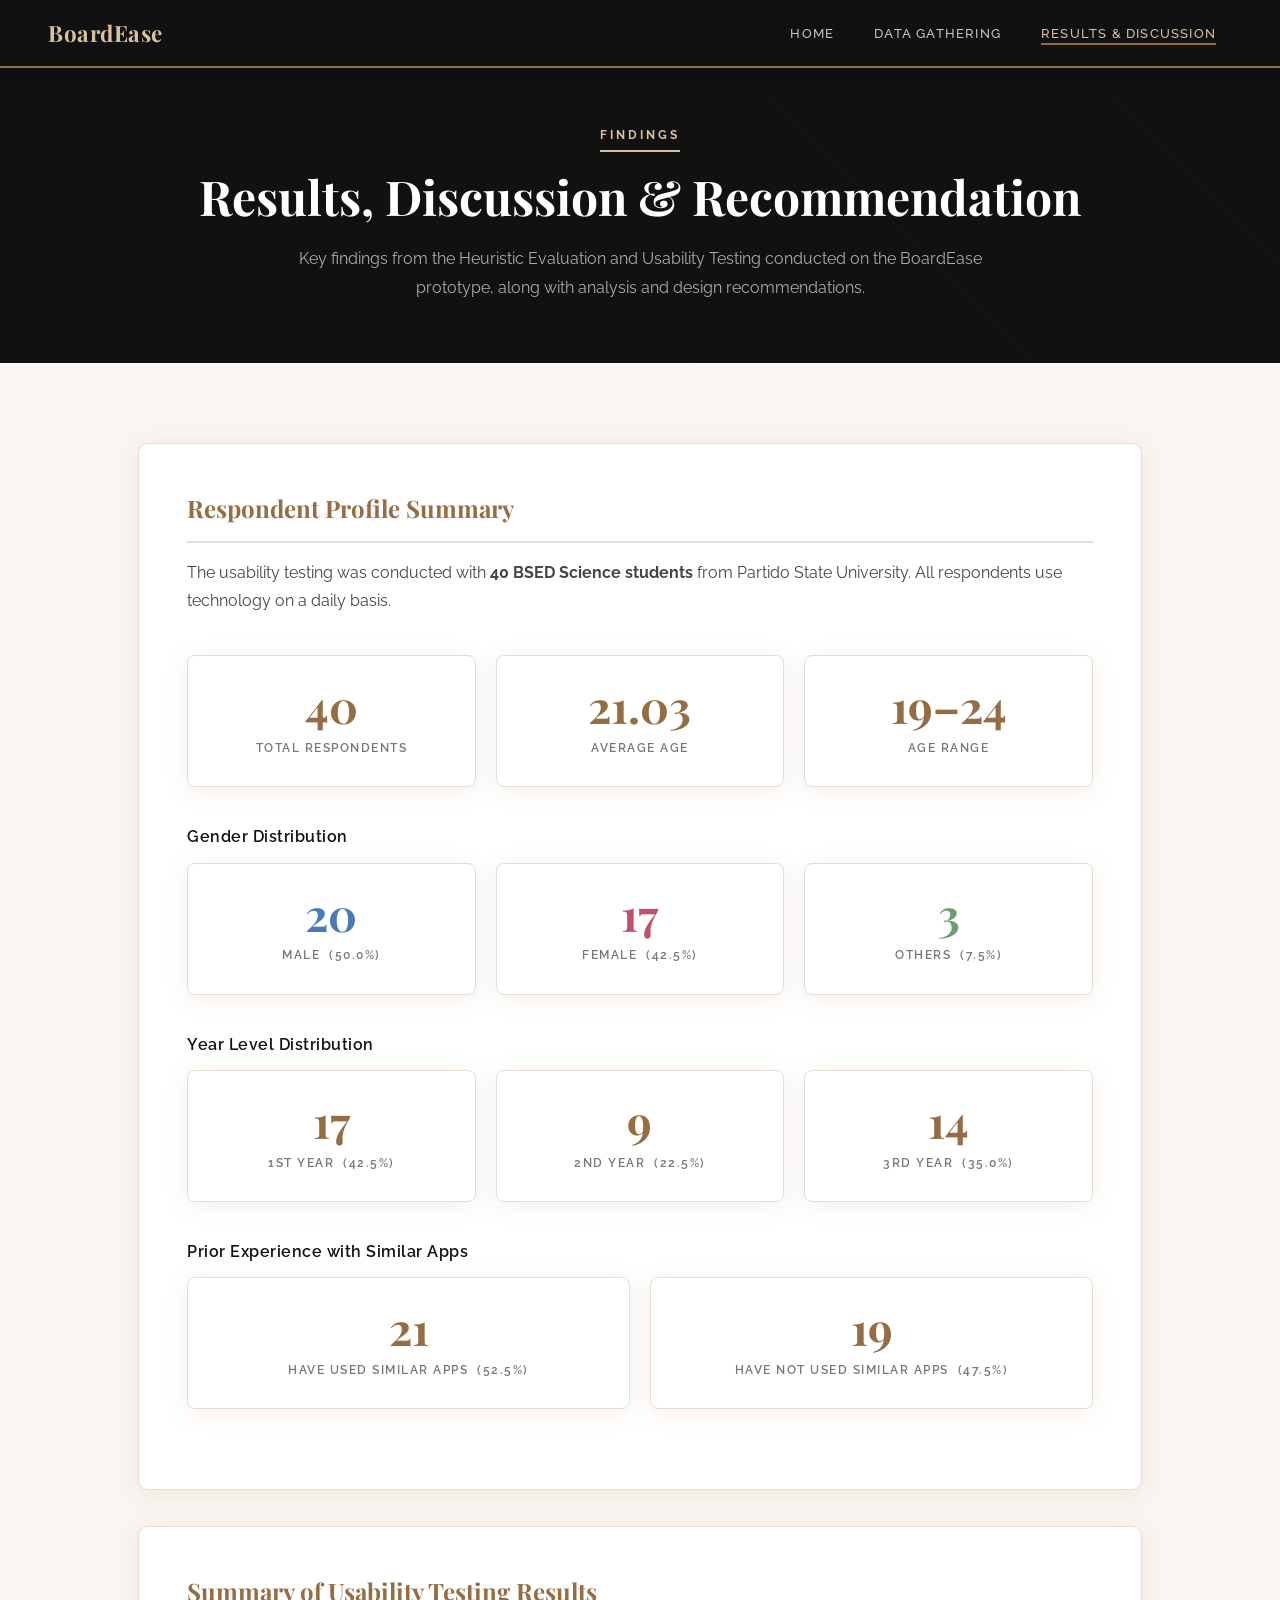
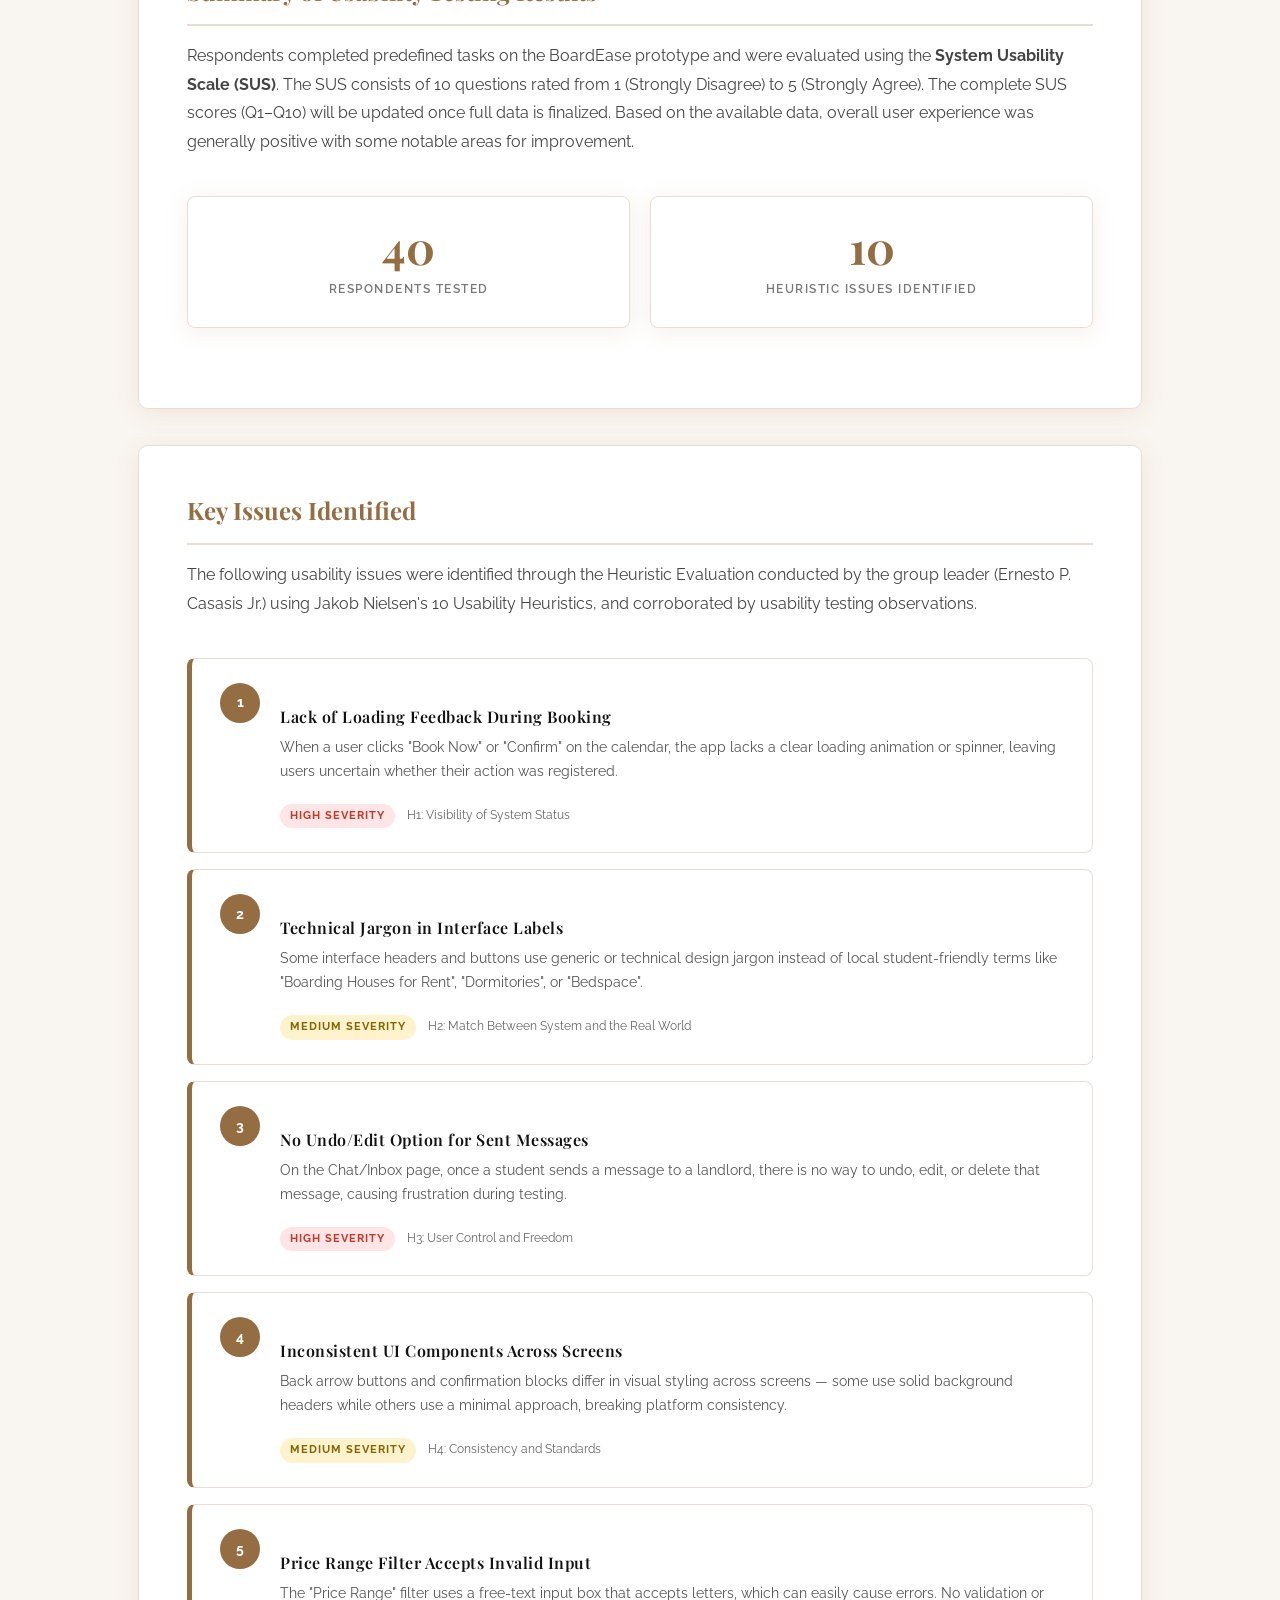
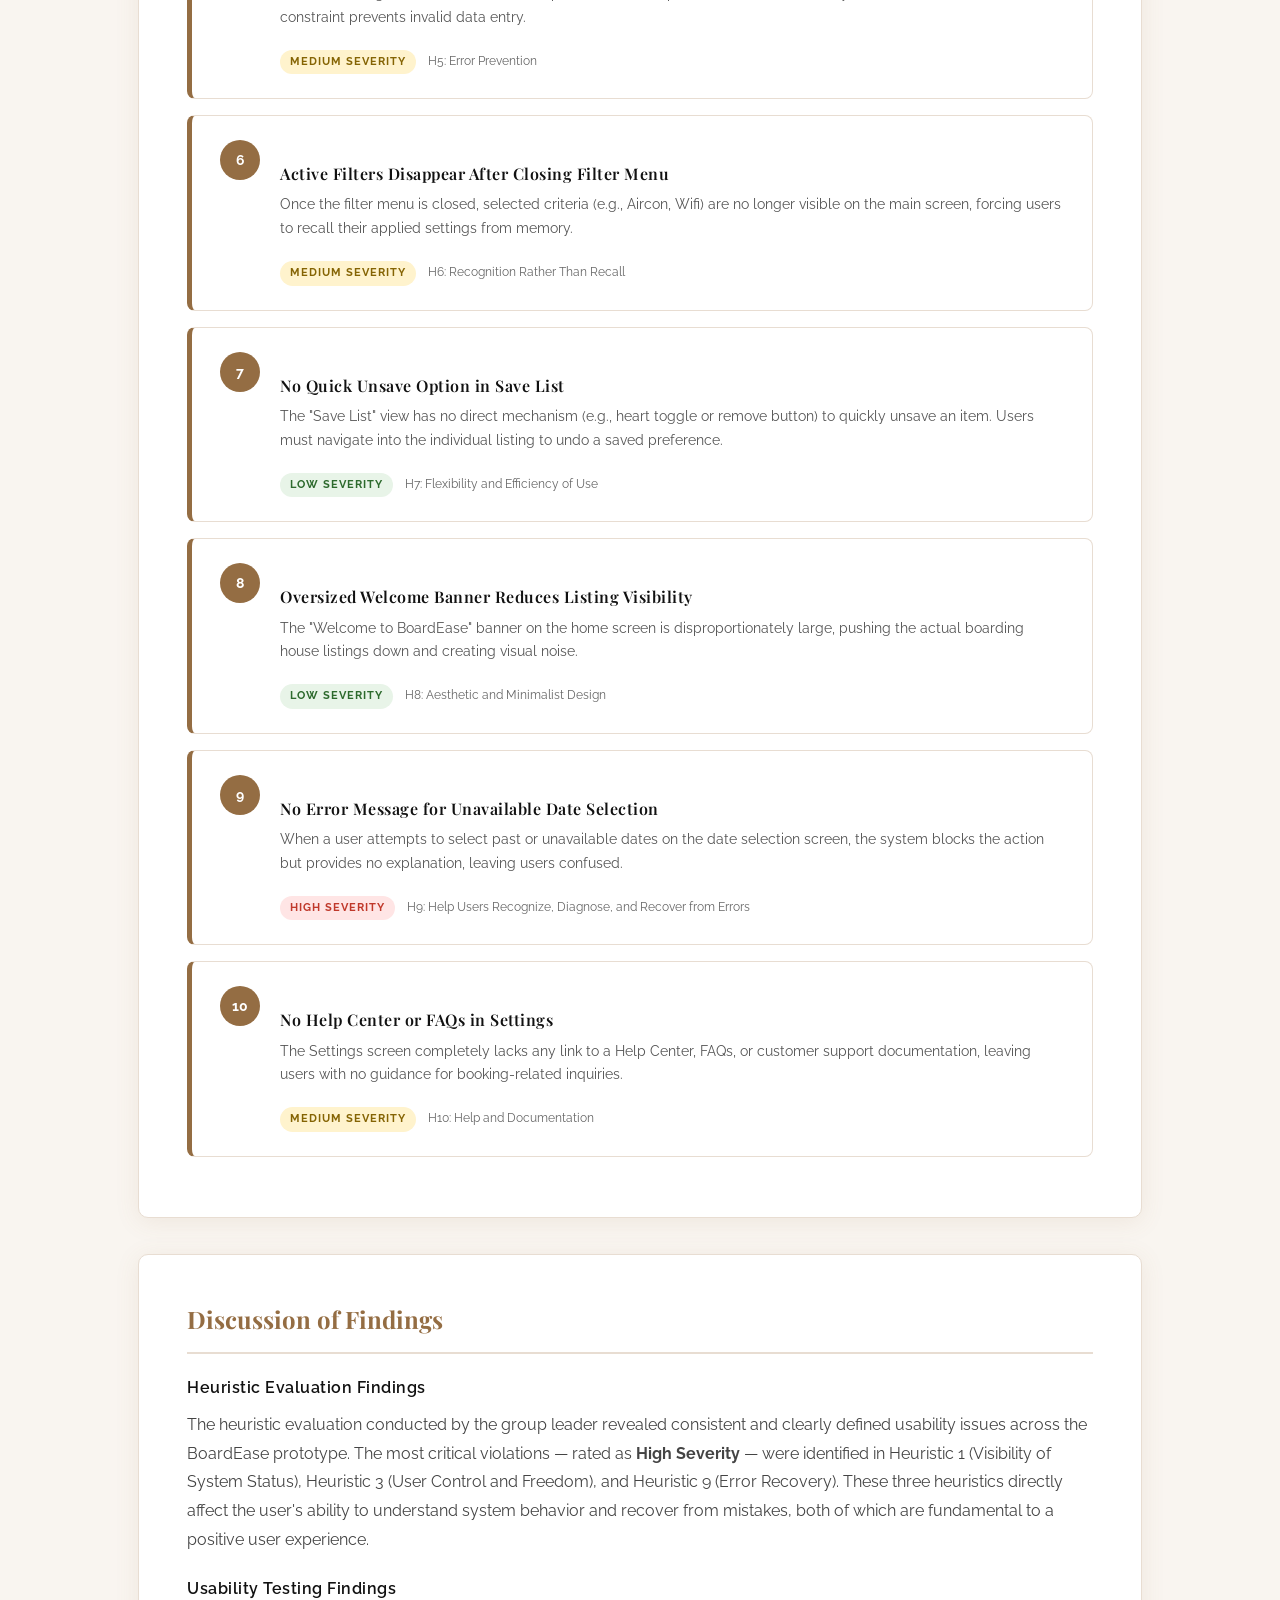
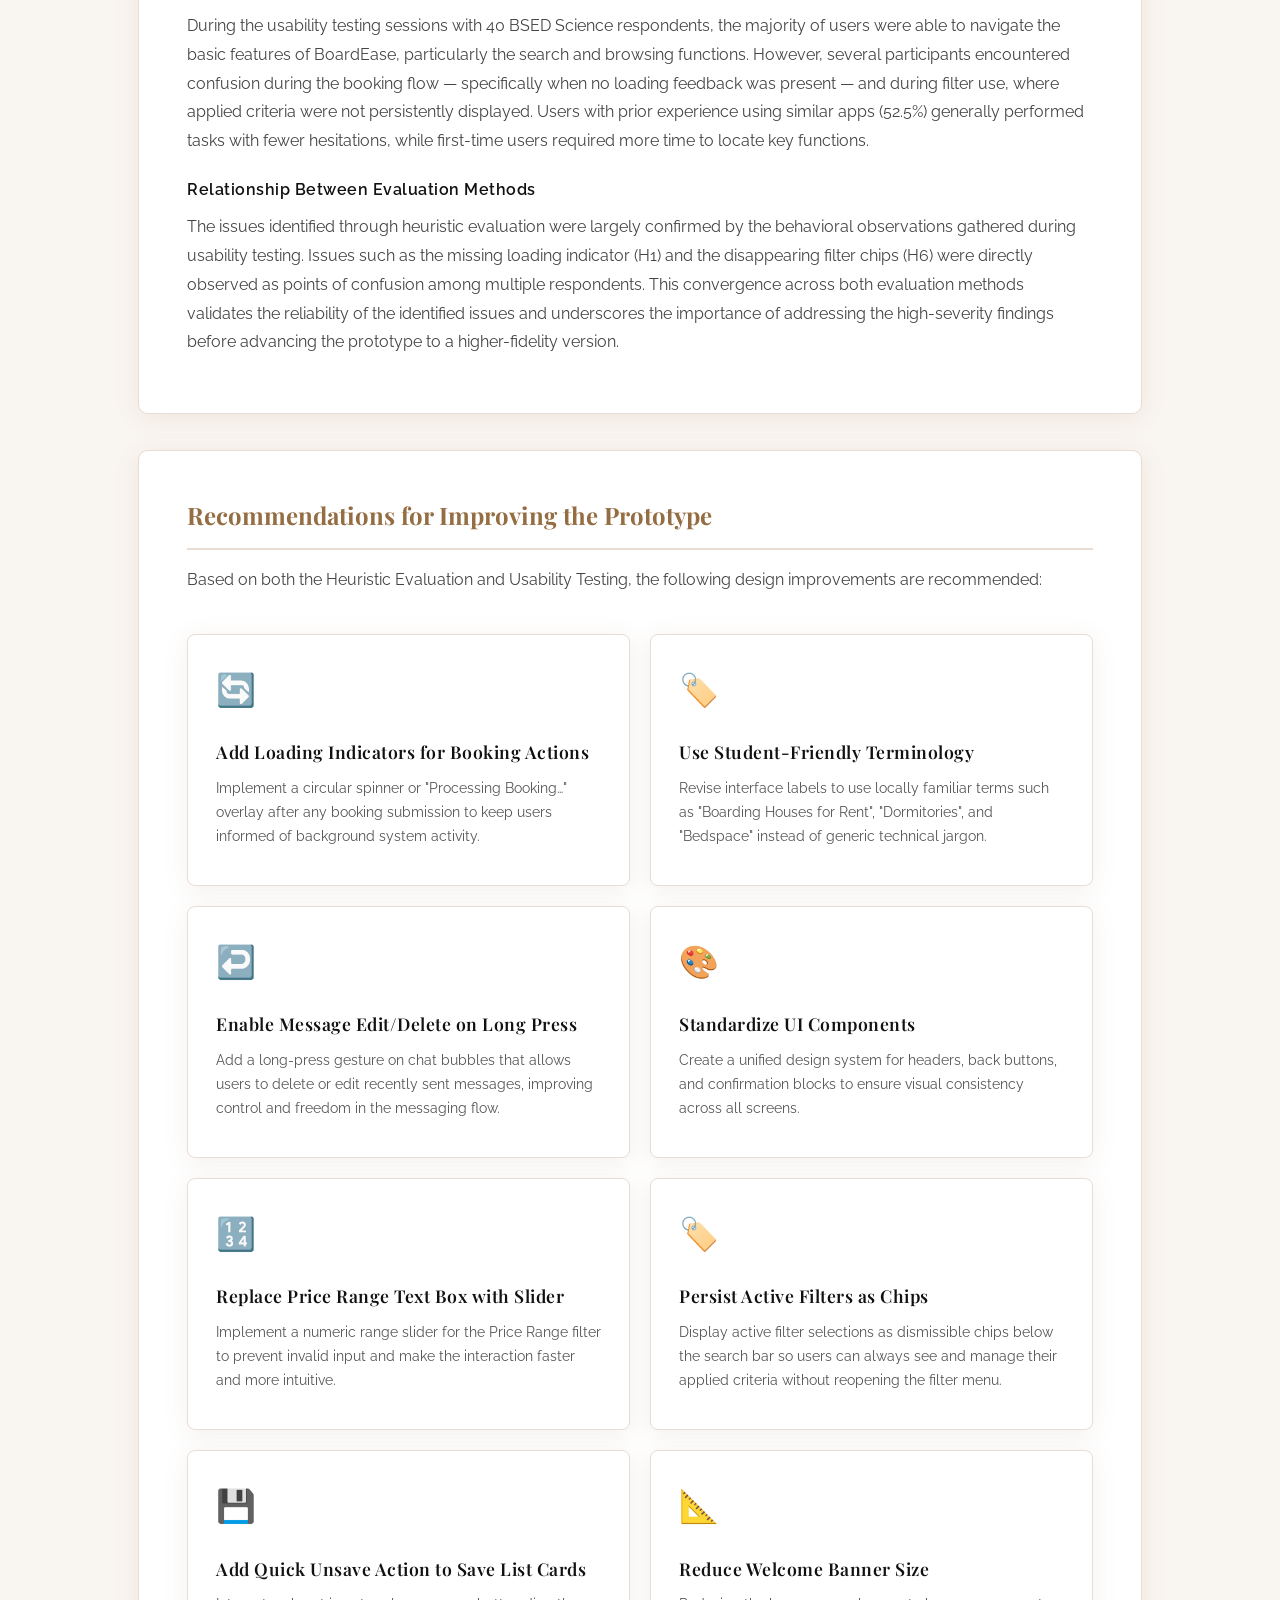
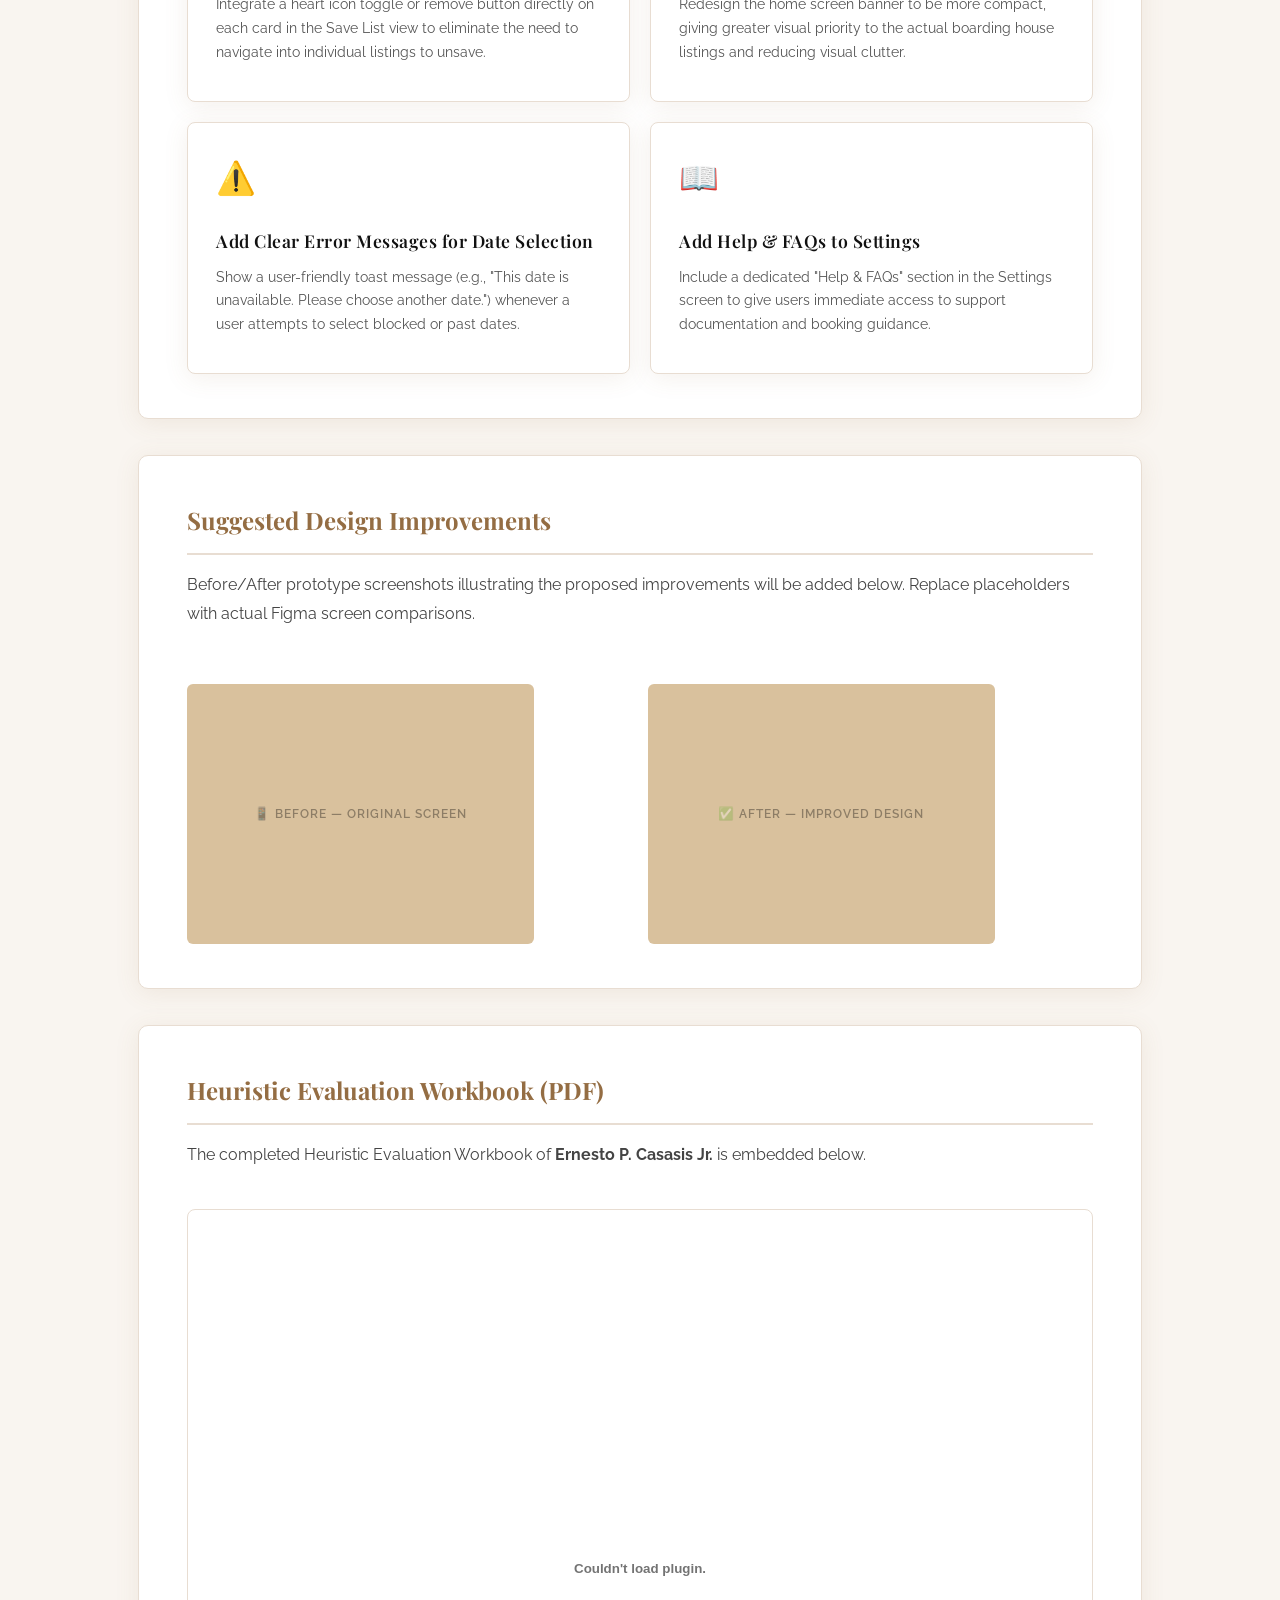
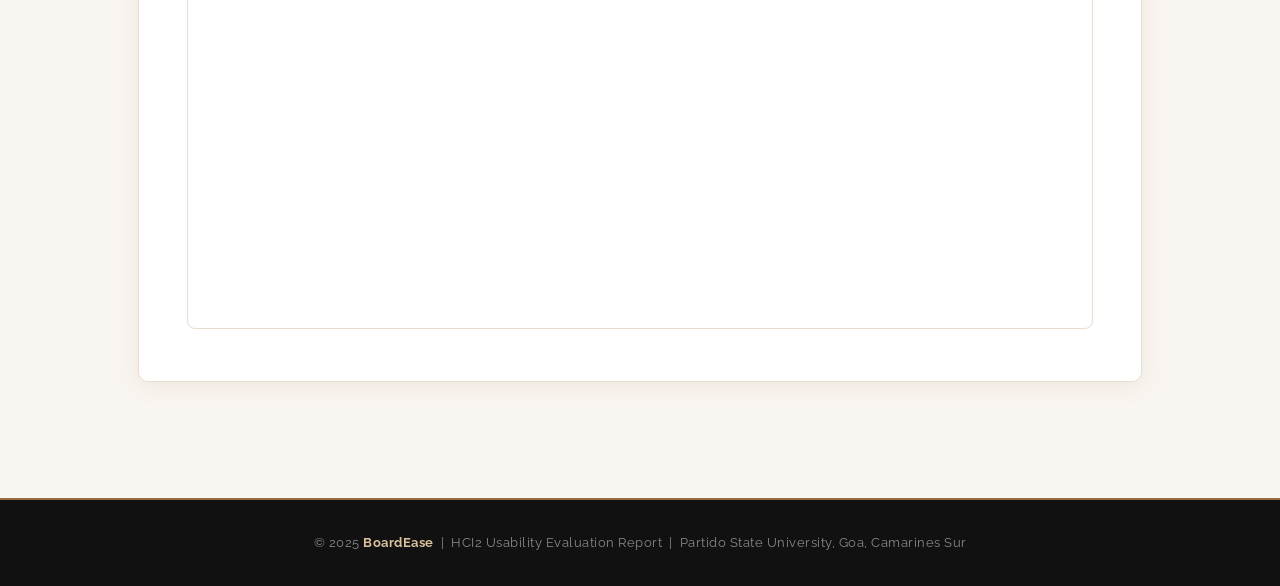
<file: results.html>
<!DOCTYPE html>
<html lang="en">
<head>
  <meta charset="UTF-8" />
  <meta name="viewport" content="width=device-width, initial-scale=1.0" />
  <title>Results & Discussion | BoardEase HCI2 Report</title>
  <link rel="stylesheet" href="css/style.css" />
</head>
<body>

  <nav class="navbar">
    <div class="nav-brand"><span class="brand-text">BoardEase</span></div>
    <ul class="nav-links" id="navLinks">
      <li><a href="index.html">Home</a></li>
      <li><a href="data-gathering.html">Data Gathering</a></li>
      <li><a href="results.html" class="active">Results &amp; Discussion</a></li>
    </ul>
    <div class="hamburger" id="hamburger"><span></span><span></span><span></span></div>
  </nav>

  <div class="page-header">
    <div class="container">
      <div class="section-label">Findings</div>
      <h1 class="section-title">Results, Discussion &amp; Recommendation</h1>
      <p class="section-desc">Key findings from the Heuristic Evaluation and Usability Testing conducted on the BoardEase prototype, along with analysis and design recommendations.</p>
    </div>
  </div>

  <section class="results-section">
    <div class="container">

      <!-- RESPONDENT PROFILE SUMMARY -->
      <div class="content-card fade-up">
        <h3>Respondent Profile Summary</h3>
        <p>The usability testing was conducted with <strong>40 BSED Science students</strong> from Partido State University. All respondents use technology on a daily basis.</p>
        <br/>

        <!-- Stats row 1 -->
        <div class="stats-row">
          <div class="stat-box">
            <div class="stat-number">40</div>
            <div class="stat-label">Total Respondents</div>
          </div>
          <div class="stat-box">
            <div class="stat-number">21.03</div>
            <div class="stat-label">Average Age</div>
          </div>
          <div class="stat-box">
            <div class="stat-number">19–24</div>
            <div class="stat-label">Age Range</div>
          </div>
        </div>

        <!-- Gender breakdown -->
        <h4>Gender Distribution</h4>
        <div class="stats-row" style="margin-top:12px;">
          <div class="stat-box">
            <div class="stat-number" style="color:#4a7ab5;">20</div>
            <div class="stat-label">Male &nbsp;(50.0%)</div>
          </div>
          <div class="stat-box">
            <div class="stat-number" style="color:#c0516b;">17</div>
            <div class="stat-label">Female &nbsp;(42.5%)</div>
          </div>
          <div class="stat-box">
            <div class="stat-number" style="color:#6a9e6e;">3</div>
            <div class="stat-label">Others &nbsp;(7.5%)</div>
          </div>
        </div>

        <!-- Year level breakdown -->
        <h4 style="margin-top:24px;">Year Level Distribution</h4>
        <div class="stats-row" style="margin-top:12px;">
          <div class="stat-box">
            <div class="stat-number">17</div>
            <div class="stat-label">1st Year &nbsp;(42.5%)</div>
          </div>
          <div class="stat-box">
            <div class="stat-number">9</div>
            <div class="stat-label">2nd Year &nbsp;(22.5%)</div>
          </div>
          <div class="stat-box">
            <div class="stat-number">14</div>
            <div class="stat-label">3rd Year &nbsp;(35.0%)</div>
          </div>
        </div>

        <!-- Apps experience -->
        <h4 style="margin-top:24px;">Prior Experience with Similar Apps</h4>
        <div class="stats-row" style="margin-top:12px;grid-template-columns:repeat(2,1fr);">
          <div class="stat-box">
            <div class="stat-number" style="color:#946D43;">21</div>
            <div class="stat-label">Have Used Similar Apps &nbsp;(52.5%)</div>
          </div>
          <div class="stat-box">
            <div class="stat-number">19</div>
            <div class="stat-label">Have Not Used Similar Apps &nbsp;(47.5%)</div>
          </div>
        </div>
      </div>

      <!-- USABILITY TESTING RESULTS -->
      <div class="content-card fade-up">
        <h3>Summary of Usability Testing Results</h3>
        <p>
          Respondents completed predefined tasks on the BoardEase prototype and were evaluated using the
          <strong>System Usability Scale (SUS)</strong>. The SUS consists of 10 questions rated from 1 (Strongly Disagree)
          to 5 (Strongly Agree). The complete SUS scores (Q1–Q10) will be updated once full data is finalized.
          Based on the available data, overall user experience was generally positive with some notable areas for improvement.
        </p>
        <br/>
        <div class="stats-row" style="grid-template-columns:repeat(2,1fr);">
          <div class="stat-box">
            <div class="stat-number">40</div>
            <div class="stat-label">Respondents Tested</div>
          </div>
          <div class="stat-box">
            <div class="stat-number">10</div>
            <div class="stat-label">Heuristic Issues Identified</div>
          </div>
        </div>
      </div>

      <!-- KEY ISSUES -->
      <div class="content-card fade-up">
        <h3>Key Issues Identified</h3>
        <p>The following usability issues were identified through the Heuristic Evaluation conducted by the group leader (Ernesto P. Casasis Jr.) using Jakob Nielsen's 10 Usability Heuristics, and corroborated by usability testing observations.</p>
        <br/>

        <div class="issue-card">
          <div class="issue-number">1</div>
          <div class="issue-body">
            <h4>Lack of Loading Feedback During Booking</h4>
            <p>When a user clicks "Book Now" or "Confirm" on the calendar, the app lacks a clear loading animation or spinner, leaving users uncertain whether their action was registered.</p>
            <span class="severity-badge severity-high">High Severity</span>
            <span style="display:inline-block;margin-left:8px;font-size:0.75rem;color:#666;">H1: Visibility of System Status</span>
          </div>
        </div>

        <div class="issue-card">
          <div class="issue-number">2</div>
          <div class="issue-body">
            <h4>Technical Jargon in Interface Labels</h4>
            <p>Some interface headers and buttons use generic or technical design jargon instead of local student-friendly terms like "Boarding Houses for Rent", "Dormitories", or "Bedspace".</p>
            <span class="severity-badge severity-medium">Medium Severity</span>
            <span style="display:inline-block;margin-left:8px;font-size:0.75rem;color:#666;">H2: Match Between System and the Real World</span>
          </div>
        </div>

        <div class="issue-card">
          <div class="issue-number">3</div>
          <div class="issue-body">
            <h4>No Undo/Edit Option for Sent Messages</h4>
            <p>On the Chat/Inbox page, once a student sends a message to a landlord, there is no way to undo, edit, or delete that message, causing frustration during testing.</p>
            <span class="severity-badge severity-high">High Severity</span>
            <span style="display:inline-block;margin-left:8px;font-size:0.75rem;color:#666;">H3: User Control and Freedom</span>
          </div>
        </div>

        <div class="issue-card">
          <div class="issue-number">4</div>
          <div class="issue-body">
            <h4>Inconsistent UI Components Across Screens</h4>
            <p>Back arrow buttons and confirmation blocks differ in visual styling across screens — some use solid background headers while others use a minimal approach, breaking platform consistency.</p>
            <span class="severity-badge severity-medium">Medium Severity</span>
            <span style="display:inline-block;margin-left:8px;font-size:0.75rem;color:#666;">H4: Consistency and Standards</span>
          </div>
        </div>

        <div class="issue-card">
          <div class="issue-number">5</div>
          <div class="issue-body">
            <h4>Price Range Filter Accepts Invalid Input</h4>
            <p>The "Price Range" filter uses a free-text input box that accepts letters, which can easily cause errors. No validation or constraint prevents invalid data entry.</p>
            <span class="severity-badge severity-medium">Medium Severity</span>
            <span style="display:inline-block;margin-left:8px;font-size:0.75rem;color:#666;">H5: Error Prevention</span>
          </div>
        </div>

        <div class="issue-card">
          <div class="issue-number">6</div>
          <div class="issue-body">
            <h4>Active Filters Disappear After Closing Filter Menu</h4>
            <p>Once the filter menu is closed, selected criteria (e.g., Aircon, Wifi) are no longer visible on the main screen, forcing users to recall their applied settings from memory.</p>
            <span class="severity-badge severity-medium">Medium Severity</span>
            <span style="display:inline-block;margin-left:8px;font-size:0.75rem;color:#666;">H6: Recognition Rather Than Recall</span>
          </div>
        </div>

        <div class="issue-card">
          <div class="issue-number">7</div>
          <div class="issue-body">
            <h4>No Quick Unsave Option in Save List</h4>
            <p>The "Save List" view has no direct mechanism (e.g., heart toggle or remove button) to quickly unsave an item. Users must navigate into the individual listing to undo a saved preference.</p>
            <span class="severity-badge severity-low">Low Severity</span>
            <span style="display:inline-block;margin-left:8px;font-size:0.75rem;color:#666;">H7: Flexibility and Efficiency of Use</span>
          </div>
        </div>

        <div class="issue-card">
          <div class="issue-number">8</div>
          <div class="issue-body">
            <h4>Oversized Welcome Banner Reduces Listing Visibility</h4>
            <p>The "Welcome to BoardEase" banner on the home screen is disproportionately large, pushing the actual boarding house listings down and creating visual noise.</p>
            <span class="severity-badge severity-low">Low Severity</span>
            <span style="display:inline-block;margin-left:8px;font-size:0.75rem;color:#666;">H8: Aesthetic and Minimalist Design</span>
          </div>
        </div>

        <div class="issue-card">
          <div class="issue-number">9</div>
          <div class="issue-body">
            <h4>No Error Message for Unavailable Date Selection</h4>
            <p>When a user attempts to select past or unavailable dates on the date selection screen, the system blocks the action but provides no explanation, leaving users confused.</p>
            <span class="severity-badge severity-high">High Severity</span>
            <span style="display:inline-block;margin-left:8px;font-size:0.75rem;color:#666;">H9: Help Users Recognize, Diagnose, and Recover from Errors</span>
          </div>
        </div>

        <div class="issue-card">
          <div class="issue-number">10</div>
          <div class="issue-body">
            <h4>No Help Center or FAQs in Settings</h4>
            <p>The Settings screen completely lacks any link to a Help Center, FAQs, or customer support documentation, leaving users with no guidance for booking-related inquiries.</p>
            <span class="severity-badge severity-medium">Medium Severity</span>
            <span style="display:inline-block;margin-left:8px;font-size:0.75rem;color:#666;">H10: Help and Documentation</span>
          </div>
        </div>
      </div>

      <!-- DISCUSSION -->
      <div class="content-card fade-up">
        <h3>Discussion of Findings</h3>

        <h4>Heuristic Evaluation Findings</h4>
        <p>
          The heuristic evaluation conducted by the group leader revealed consistent and clearly defined usability issues
          across the BoardEase prototype. The most critical violations — rated as <strong>High Severity</strong> —
          were identified in Heuristic 1 (Visibility of System Status), Heuristic 3 (User Control and Freedom),
          and Heuristic 9 (Error Recovery). These three heuristics directly affect the user's ability to understand
          system behavior and recover from mistakes, both of which are fundamental to a positive user experience.
        </p>

        <h4>Usability Testing Findings</h4>
        <p>
          During the usability testing sessions with 40 BSED Science respondents, the majority of users were able
          to navigate the basic features of BoardEase, particularly the search and browsing functions.
          However, several participants encountered confusion during the booking flow — specifically when no loading
          feedback was present — and during filter use, where applied criteria were not persistently displayed.
          Users with prior experience using similar apps (52.5%) generally performed tasks with fewer hesitations,
          while first-time users required more time to locate key functions.
        </p>

        <h4>Relationship Between Evaluation Methods</h4>
        <p>
          The issues identified through heuristic evaluation were largely confirmed by the behavioral observations
          gathered during usability testing. Issues such as the missing loading indicator (H1) and the disappearing
          filter chips (H6) were directly observed as points of confusion among multiple respondents.
          This convergence across both evaluation methods validates the reliability of the identified issues and
          underscores the importance of addressing the high-severity findings before advancing the prototype to
          a higher-fidelity version.
        </p>
      </div>

      <!-- RECOMMENDATIONS -->
      <div class="content-card fade-up">
        <h3>Recommendations for Improving the Prototype</h3>
        <p>Based on both the Heuristic Evaluation and Usability Testing, the following design improvements are recommended:</p>
        <br/>
        <div class="rec-grid">
          <div class="rec-card">
            <div class="rec-icon">🔄</div>
            <h4>Add Loading Indicators for Booking Actions</h4>
            <p>Implement a circular spinner or "Processing Booking…" overlay after any booking submission to keep users informed of background system activity.</p>
          </div>
          <div class="rec-card">
            <div class="rec-icon">🏷️</div>
            <h4>Use Student-Friendly Terminology</h4>
            <p>Revise interface labels to use locally familiar terms such as "Boarding Houses for Rent", "Dormitories", and "Bedspace" instead of generic technical jargon.</p>
          </div>
          <div class="rec-card">
            <div class="rec-icon">↩️</div>
            <h4>Enable Message Edit/Delete on Long Press</h4>
            <p>Add a long-press gesture on chat bubbles that allows users to delete or edit recently sent messages, improving control and freedom in the messaging flow.</p>
          </div>
          <div class="rec-card">
            <div class="rec-icon">🎨</div>
            <h4>Standardize UI Components</h4>
            <p>Create a unified design system for headers, back buttons, and confirmation blocks to ensure visual consistency across all screens.</p>
          </div>
          <div class="rec-card">
            <div class="rec-icon">🔢</div>
            <h4>Replace Price Range Text Box with Slider</h4>
            <p>Implement a numeric range slider for the Price Range filter to prevent invalid input and make the interaction faster and more intuitive.</p>
          </div>
          <div class="rec-card">
            <div class="rec-icon">🏷️</div>
            <h4>Persist Active Filters as Chips</h4>
            <p>Display active filter selections as dismissible chips below the search bar so users can always see and manage their applied criteria without reopening the filter menu.</p>
          </div>
          <div class="rec-card">
            <div class="rec-icon">💾</div>
            <h4>Add Quick Unsave Action to Save List Cards</h4>
            <p>Integrate a heart icon toggle or remove button directly on each card in the Save List view to eliminate the need to navigate into individual listings to unsave.</p>
          </div>
          <div class="rec-card">
            <div class="rec-icon">📐</div>
            <h4>Reduce Welcome Banner Size</h4>
            <p>Redesign the home screen banner to be more compact, giving greater visual priority to the actual boarding house listings and reducing visual clutter.</p>
          </div>
          <div class="rec-card">
            <div class="rec-icon">⚠️</div>
            <h4>Add Clear Error Messages for Date Selection</h4>
            <p>Show a user-friendly toast message (e.g., "This date is unavailable. Please choose another date.") whenever a user attempts to select blocked or past dates.</p>
          </div>
          <div class="rec-card">
            <div class="rec-icon">📖</div>
            <h4>Add Help &amp; FAQs to Settings</h4>
            <p>Include a dedicated "Help &amp; FAQs" section in the Settings screen to give users immediate access to support documentation and booking guidance.</p>
          </div>
        </div>
      </div>

      <!-- SUGGESTED DESIGN IMPROVEMENTS -->
      <div class="content-card fade-up">
        <h3>Suggested Design Improvements</h3>
        <p>Before/After prototype screenshots illustrating the proposed improvements will be added below. Replace placeholders with actual Figma screen comparisons.</p>
        <br/>
        <div class="photo-grid" style="grid-template-columns:repeat(2,1fr);">
          <div class="photo-placeholder" style="height:260px;">📱 Before — Original Screen</div>
          <div class="photo-placeholder" style="height:260px;">✅ After — Improved Design</div>
        </div>
      </div>

      <!-- HEURISTIC WORKBOOK PDF -->
      <div class="content-card fade-up">
        <h3>Heuristic Evaluation Workbook (PDF)</h3>
        <p>The completed Heuristic Evaluation Workbook of <strong>Ernesto P. Casasis Jr.</strong> is embedded below.</p>
        <br/>
        <embed src="images/CASASISHeuristic_Evaluation_Workbook.pdf"
               type="application/pdf" width="100%" height="720px"
               style="border:1px solid #e8ddd2;border-radius:8px;" />
      </div>

    </div>
  </section>

  <footer class="footer">
    <p>&copy; 2025 <strong>BoardEase</strong> &nbsp;|&nbsp; HCI2 Usability Evaluation Report &nbsp;|&nbsp; Partido State University, Goa, Camarines Sur</p>
  </footer>
  <script src="js/script.js"></script>
</body>
</html>
</file>
<file: css/style.css>
/* ============================================
   BOARDEASE — HCI2 Usability Evaluation Report
   Theme: White | Black | #946D43 | #D9C19D
   ============================================ */

@import url('https://fonts.googleapis.com/css2?family=Playfair+Display:wght@400;600;700&family=Raleway:wght@300;400;500;600;700&display=swap');

/* --- CSS VARIABLES --- */
:root {
  --brown:      #946D43;
  --tan:        #D9C19D;
  --black:      #111111;
  --dark:       #1a1a1a;
  --white:      #ffffff;
  --light-bg:   #f9f5f0;
  --border:     #e8ddd2;
  --text-muted: #777777;
  --nav-height: 68px;
  --font-head:  'Playfair Display', serif;
  --font-body:  'Raleway', sans-serif;
  --shadow:     0 4px 24px rgba(148,109,67,0.10);
  --shadow-lg:  0 8px 40px rgba(0,0,0,0.18);
}

/* --- RESET --- */
*, *::before, *::after { box-sizing: border-box; margin: 0; padding: 0; }
html { scroll-behavior: smooth; }
body {
  font-family: var(--font-body);
  color: var(--black);
  background: var(--white);
  line-height: 1.7;
}
img { max-width: 100%; display: block; }
a { text-decoration: none; color: inherit; }
ul { list-style: none; }

/* --- NAVBAR --- */
.navbar {
  position: fixed;
  top: 0; left: 0; right: 0;
  z-index: 1000;
  height: var(--nav-height);
  background: var(--black);
  display: flex;
  align-items: center;
  justify-content: space-between;
  padding: 0 48px;
  border-bottom: 2px solid var(--brown);
  box-shadow: 0 2px 20px rgba(0,0,0,0.4);
}

.nav-brand {
  display: flex;
  align-items: center;
  gap: 10px;
}

.brand-text {
  font-family: var(--font-head);
  font-size: 1.4rem;
  font-weight: 700;
  color: var(--tan);
  letter-spacing: 0.5px;
}

.nav-links {
  display: flex;
  align-items: center;
  gap: 8px;
}

.nav-links a {
  font-family: var(--font-body);
  font-weight: 500;
  font-size: 0.82rem;
  letter-spacing: 1.2px;
  text-transform: uppercase;
  color: rgba(255,255,255,0.75);
  padding: 8px 16px;
  border-radius: 3px;
  transition: all 0.25s ease;
  position: relative;
}

.nav-links a::after {
  content: '';
  position: absolute;
  bottom: 4px; left: 16px; right: 16px;
  height: 2px;
  background: var(--brown);
  transform: scaleX(0);
  transition: transform 0.25s ease;
}

.nav-links a:hover,
.nav-links a.active {
  color: var(--tan);
}

.nav-links a:hover::after,
.nav-links a.active::after {
  transform: scaleX(1);
}

/* Hamburger (mobile) */
.hamburger {
  display: none;
  flex-direction: column;
  gap: 5px;
  cursor: pointer;
}
.hamburger span {
  display: block;
  width: 24px; height: 2px;
  background: var(--white);
  transition: 0.3s;
}

/* --- HERO SECTION --- */
.hero {
  position: relative;
  height: 100vh;
  min-height: 600px;
  background: url('../images/hero-bg.jpg') center center / cover no-repeat;
  display: flex;
  align-items: center;
  padding-top: var(--nav-height);
}

.hero-overlay {
  position: absolute;
  inset: 0;
  background: linear-gradient(
    135deg,
    rgba(0,0,0,0.78) 0%,
    rgba(17,17,17,0.55) 60%,
    rgba(148,109,67,0.25) 100%
  );
}

.hero-content {
  position: relative;
  z-index: 2;
  width: 100%;
  max-width: 1200px;
  margin: 0 auto;
  padding: 0 48px;
  display: flex;
  align-items: center;
  justify-content: space-between;
  gap: 40px;
}

.hero-left {
  max-width: 560px;
}

.hero-logo {
  width: 220px;
  margin-bottom: 20px;
  filter: drop-shadow(0 4px 20px rgba(0,0,0,0.5));
}

.hero-subtitle {
  font-family: var(--font-body);
  font-size: 1.15rem;
  font-weight: 400;
  color: var(--tan);
  letter-spacing: 0.3px;
  margin-bottom: 10px;
}

.hero-course {
  font-size: 0.78rem;
  font-weight: 500;
  letter-spacing: 1.5px;
  text-transform: uppercase;
  color: rgba(217,193,157,0.6);
  border-left: 3px solid var(--brown);
  padding-left: 12px;
  margin-top: 16px;
}

.hero-right {
  display: flex;
  flex-direction: column;
  align-items: center;
  gap: 16px;
}

.btn-prototype {
  display: inline-block;
  padding: 16px 36px;
  background: var(--brown);
  color: var(--white);
  font-family: var(--font-body);
  font-weight: 600;
  font-size: 0.9rem;
  letter-spacing: 1.5px;
  text-transform: uppercase;
  border-radius: 3px;
  border: 2px solid var(--brown);
  transition: all 0.3s ease;
  box-shadow: 0 4px 20px rgba(148,109,67,0.4);
}

.btn-prototype:hover {
  background: transparent;
  color: var(--tan);
  border-color: var(--tan);
  transform: translateY(-2px);
  box-shadow: 0 8px 30px rgba(148,109,67,0.3);
}

.hero-scroll {
  position: absolute;
  bottom: 36px;
  left: 50%;
  transform: translateX(-50%);
  z-index: 2;
  display: flex;
  flex-direction: column;
  align-items: center;
  gap: 8px;
  color: rgba(255,255,255,0.5);
  font-size: 0.72rem;
  letter-spacing: 2px;
  text-transform: uppercase;
  animation: bounce 2s ease-in-out infinite;
}
.hero-scroll span { font-size: 1.2rem; }

@keyframes bounce {
  0%,100% { transform: translateX(-50%) translateY(0); }
  50%      { transform: translateX(-50%) translateY(8px); }
}

/* --- CONTAINER --- */
.container {
  max-width: 1100px;
  margin: 0 auto;
  padding: 0 48px;
}

/* --- SECTION LABEL --- */
.section-label {
  display: inline-block;
  font-size: 0.72rem;
  font-weight: 700;
  letter-spacing: 3px;
  text-transform: uppercase;
  color: var(--brown);
  border-bottom: 2px solid var(--brown);
  padding-bottom: 4px;
  margin-bottom: 16px;
}

.section-title {
  font-family: var(--font-head);
  font-size: 2.4rem;
  font-weight: 700;
  color: var(--black);
  margin-bottom: 20px;
  line-height: 1.2;
}

.section-desc {
  font-size: 1rem;
  color: #444;
  max-width: 720px;
  line-height: 1.8;
}

/* --- ABOUT SECTION (Home) --- */
.about-section {
  padding: 100px 0;
  background: var(--white);
}

.about-section .section-desc {
  margin-top: 8px;
}

/* --- TEAM SECTION --- */
.team-section {
  padding: 80px 0 100px;
  background: var(--light-bg);
}

/* Leader card */
.leader-card {
  display: flex;
  align-items: center;
  gap: 28px;
  background: var(--white);
  border: 1px solid var(--border);
  border-left: 5px solid var(--brown);
  border-radius: 8px;
  padding: 28px 36px;
  max-width: 420px;
  margin: 40px auto 48px;
  box-shadow: var(--shadow);
  transition: transform 0.25s, box-shadow 0.25s;
}

.leader-card:hover {
  transform: translateY(-4px);
  box-shadow: var(--shadow-lg);
}

.leader-card .member-photo {
  width: 90px; height: 90px;
  border-radius: 50%;
  overflow: hidden;
  border: 3px solid var(--brown);
  flex-shrink: 0;
  background: var(--tan);
}

.leader-card .member-photo img {
  width: 100%; height: 100%;
  object-fit: cover;
}

.leader-card h3 {
  font-family: var(--font-head);
  font-size: 1.3rem;
  color: var(--black);
  margin-bottom: 6px;
}

/* Members grid */
.members-grid {
  display: grid;
  grid-template-columns: repeat(4, 1fr);
  gap: 24px;
}

.member-card {
  background: var(--white);
  border: 1px solid var(--border);
  border-radius: 8px;
  padding: 32px 20px 24px;
  text-align: center;
  box-shadow: var(--shadow);
  transition: transform 0.25s, box-shadow 0.25s;
}

.member-card:hover {
  transform: translateY(-5px);
  box-shadow: var(--shadow-lg);
}

.member-card .member-photo {
  width: 100px; height: 100px;
  border-radius: 50%;
  overflow: hidden;
  border: 3px solid var(--tan);
  margin: 0 auto 16px;
  background: var(--tan);
}

.member-card .member-photo img {
  width: 100%; height: 100%;
  object-fit: cover;
}

.member-card h3 {
  font-family: var(--font-head);
  font-size: 1rem;
  color: var(--black);
  margin-bottom: 8px;
}

.role {
  display: inline-block;
  font-size: 0.72rem;
  font-weight: 600;
  letter-spacing: 1.5px;
  text-transform: uppercase;
  color: var(--text-muted);
  background: var(--light-bg);
  padding: 4px 12px;
  border-radius: 20px;
}

.leader-role {
  color: var(--white);
  background: var(--brown);
}

/* --- PAGE HEADER (inner pages) --- */
.page-header {
  padding: 120px 0 60px;
  background: var(--black);
  text-align: center;
  position: relative;
  overflow: hidden;
}

.page-header::before {
  content: '';
  position: absolute;
  inset: 0;
  background: repeating-linear-gradient(
    45deg,
    transparent,
    transparent 60px,
    rgba(148,109,67,0.04) 60px,
    rgba(148,109,67,0.04) 61px
  );
}

.page-header .section-label { color: var(--tan); border-color: var(--tan); }
.page-header .section-title { color: var(--white); font-size: 3rem; }
.page-header .section-desc  { color: rgba(255,255,255,0.65); margin: 0 auto; }

/* --- CONTENT CARD --- */
.content-card {
  background: var(--white);
  border: 1px solid var(--border);
  border-radius: 10px;
  padding: 44px 48px;
  margin-bottom: 36px;
  box-shadow: var(--shadow);
}

.content-card h3 {
  font-family: var(--font-head);
  font-size: 1.5rem;
  color: var(--brown);
  margin-bottom: 16px;
  padding-bottom: 12px;
  border-bottom: 2px solid var(--border);
}

.content-card h4 {
  font-family: var(--font-body);
  font-size: 1rem;
  font-weight: 600;
  color: var(--black);
  margin: 20px 0 10px;
  letter-spacing: 0.5px;
}

.content-card p {
  color: #444;
  margin-bottom: 12px;
  line-height: 1.8;
}

.content-card ul {
  padding-left: 20px;
  list-style: disc;
  color: #444;
}

.content-card ul li {
  margin-bottom: 8px;
  line-height: 1.7;
}

/* --- DATA GATHERING PAGE --- */
.data-section {
  padding: 80px 0;
  background: var(--light-bg);
}

/* Member eval tabs */
.member-tabs {
  display: flex;
  flex-wrap: wrap;
  gap: 8px;
  margin-bottom: 24px;
}

.tab-btn {
  padding: 9px 20px;
  background: var(--white);
  border: 2px solid var(--border);
  border-radius: 4px;
  font-family: var(--font-body);
  font-size: 0.82rem;
  font-weight: 600;
  color: var(--text-muted);
  cursor: pointer;
  transition: 0.2s;
  letter-spacing: 0.5px;
}

.tab-btn.active,
.tab-btn:hover {
  background: var(--brown);
  border-color: var(--brown);
  color: var(--white);
}

.tab-content { display: none; }
.tab-content.active { display: block; }

/* Photo grid */
.photo-grid {
  display: grid;
  grid-template-columns: repeat(3, 1fr);
  gap: 16px;
  margin-top: 16px;
}

.photo-placeholder {
  aspect-ratio: 4/3;
  background: var(--tan);
  border-radius: 6px;
  display: flex;
  align-items: center;
  justify-content: center;
  color: rgba(0,0,0,0.35);
  font-size: 0.78rem;
  font-weight: 600;
  letter-spacing: 1px;
  text-transform: uppercase;
}

.photo-grid img {
  width: 100%;
  aspect-ratio: 4/3;
  object-fit: cover;
  border-radius: 6px;
  border: 1px solid var(--border);
}

/* Respondent table */
.respondent-table {
  width: 100%;
  border-collapse: collapse;
  font-size: 0.9rem;
  margin-top: 12px;
}

.respondent-table th {
  background: var(--brown);
  color: var(--white);
  padding: 12px 16px;
  text-align: left;
  font-weight: 600;
  letter-spacing: 0.5px;
  font-size: 0.8rem;
  text-transform: uppercase;
}

.respondent-table td {
  padding: 11px 16px;
  border-bottom: 1px solid var(--border);
  color: #333;
}

.respondent-table tr:nth-child(even) td {
  background: var(--light-bg);
}

/* --- RESULTS PAGE --- */
.results-section {
  padding: 80px 0;
  background: var(--light-bg);
}

/* Issue card */
.issue-card {
  background: var(--white);
  border: 1px solid var(--border);
  border-left: 5px solid var(--brown);
  border-radius: 8px;
  padding: 24px 28px;
  margin-bottom: 16px;
  display: flex;
  align-items: flex-start;
  gap: 20px;
}

.issue-number {
  width: 40px; height: 40px;
  background: var(--brown);
  color: var(--white);
  border-radius: 50%;
  display: flex;
  align-items: center;
  justify-content: center;
  font-weight: 700;
  font-size: 0.9rem;
  flex-shrink: 0;
}

.issue-body h4 {
  font-family: var(--font-head);
  font-size: 1rem;
  color: var(--black);
  margin-bottom: 6px;
}

.issue-body p {
  font-size: 0.88rem;
  color: #555;
  line-height: 1.7;
}

.severity-badge {
  display: inline-block;
  font-size: 0.68rem;
  font-weight: 700;
  letter-spacing: 1px;
  text-transform: uppercase;
  padding: 3px 10px;
  border-radius: 20px;
  margin-top: 8px;
}

.severity-high   { background: #ffe5e5; color: #c0392b; }
.severity-medium { background: #fff3cd; color: #856404; }
.severity-low    { background: #e8f4e8; color: #2d6a2d; }

/* Summary stats */
.stats-row {
  display: grid;
  grid-template-columns: repeat(3, 1fr);
  gap: 20px;
  margin-bottom: 36px;
}

.stat-box {
  background: var(--white);
  border: 1px solid var(--border);
  border-radius: 8px;
  padding: 28px 24px;
  text-align: center;
  box-shadow: var(--shadow);
}

.stat-number {
  font-family: var(--font-head);
  font-size: 2.8rem;
  font-weight: 700;
  color: var(--brown);
  line-height: 1;
  margin-bottom: 8px;
}

.stat-label {
  font-size: 0.78rem;
  font-weight: 600;
  letter-spacing: 1.5px;
  text-transform: uppercase;
  color: var(--text-muted);
}

/* Recommendation cards */
.rec-grid {
  display: grid;
  grid-template-columns: repeat(2, 1fr);
  gap: 20px;
}

.rec-card {
  background: var(--white);
  border: 1px solid var(--border);
  border-radius: 8px;
  padding: 28px 28px 24px;
  box-shadow: var(--shadow);
  transition: transform 0.25s;
}

.rec-card:hover { transform: translateY(-3px); }

.rec-icon {
  font-size: 2rem;
  margin-bottom: 12px;
}

.rec-card h4 {
  font-family: var(--font-head);
  font-size: 1.1rem;
  color: var(--black);
  margin-bottom: 10px;
}

.rec-card p {
  font-size: 0.88rem;
  color: #555;
  line-height: 1.7;
}

/* --- HEURISTIC TABLE --- */
.heuristic-table {
  width: 100%;
  border-collapse: collapse;
  font-size: 0.875rem;
  margin-top: 12px;
}

.heuristic-table th {
  background: var(--dark);
  color: var(--white);
  padding: 12px 14px;
  text-align: left;
  font-weight: 600;
  font-size: 0.78rem;
  letter-spacing: 0.5px;
}

.heuristic-table td {
  padding: 12px 14px;
  border-bottom: 1px solid var(--border);
  vertical-align: top;
  color: #333;
  line-height: 1.6;
}

.heuristic-table tr:nth-child(even) td { background: var(--light-bg); }

/* --- FOOTER --- */
.footer {
  background: var(--black);
  color: rgba(255,255,255,0.5);
  text-align: center;
  padding: 32px 48px;
  font-size: 0.8rem;
  letter-spacing: 0.5px;
  border-top: 2px solid var(--brown);
}

.footer strong { color: var(--tan); }

/* --- SCROLL ANIMATION --- */
.fade-up {
  opacity: 0;
  transform: translateY(30px);
  transition: opacity 0.6s ease, transform 0.6s ease;
}
.fade-up.visible {
  opacity: 1;
  transform: translateY(0);
}

/* --- RESPONSIVE --- */
@media (max-width: 1024px) {
  .members-grid { grid-template-columns: repeat(2, 1fr); }
  .stats-row    { grid-template-columns: repeat(2, 1fr); }
  .rec-grid     { grid-template-columns: 1fr; }
}

@media (max-width: 768px) {
  .navbar { padding: 0 24px; }
  .nav-links { display: none; flex-direction: column; position: absolute; top: var(--nav-height); left: 0; right: 0; background: var(--black); padding: 16px 24px; gap: 4px; }
  .nav-links.open { display: flex; }
  .hamburger { display: flex; }

  .hero-content { flex-direction: column; padding: 0 24px; text-align: center; }
  .hero-left { max-width: 100%; }
  .hero-logo { margin: 0 auto 20px; }
  .hero-course { border-left: none; border-top: 2px solid var(--brown); padding: 8px 0 0; display: inline-block; }

  .container { padding: 0 24px; }
  .section-title { font-size: 1.8rem; }
  .members-grid { grid-template-columns: repeat(2, 1fr); }
  .content-card { padding: 28px 24px; }
  .photo-grid { grid-template-columns: repeat(2, 1fr); }
  .stats-row  { grid-template-columns: 1fr; }
  .page-header .section-title { font-size: 2rem; }
}

@media (max-width: 480px) {
  .members-grid { grid-template-columns: 1fr; }
}

/* --- CONSENT FORM --- */
.consent-form-box {
  border: 2px solid var(--border);
  border-radius: 10px;
  overflow: hidden;
  max-width: 780px;
  font-family: var(--font-body);
}

.consent-header {
  background: var(--black);
  padding: 20px 32px;
  text-align: center;
}

.consent-header h2 {
  font-family: var(--font-head);
  font-size: 1.15rem;
  color: var(--tan);
  letter-spacing: 2px;
  text-transform: uppercase;
}

.consent-body {
  padding: 28px 36px;
  background: var(--white);
}

.consent-body p { margin-bottom: 12px; font-size: 0.92rem; color: #333; line-height: 1.75; }
.consent-body ul { padding-left: 20px; list-style: disc; margin-bottom: 12px; }
.consent-body ul li { font-size: 0.9rem; color: #444; margin-bottom: 4px; }

.consent-agreement {
  background: var(--light-bg);
  border: 1px solid var(--border);
  border-radius: 8px;
  padding: 20px 24px;
  margin: 20px 0;
}

.consent-check {
  font-size: 0.9rem;
  color: #333;
  margin-bottom: 10px;
  display: flex;
  align-items: center;
  gap: 8px;
}

.consent-sig-row {
  display: flex;
  gap: 24px;
  margin: 24px 0 20px;
  flex-wrap: wrap;
}

.consent-sig-field {
  flex: 1;
  min-width: 140px;
  display: flex;
  flex-direction: column;
  gap: 6px;
  font-size: 0.8rem;
  color: var(--text-muted);
  letter-spacing: 0.5px;
}

.sig-line {
  height: 1px;
  background: var(--black);
  width: 100%;
  margin-bottom: 4px;
}

.consent-demo {
  border-top: 1px dashed var(--border);
  padding-top: 20px;
  margin-top: 8px;
}

.demo-grid {
  display: grid;
  grid-template-columns: repeat(2, 1fr);
  gap: 14px;
}

.demo-field {
  display: flex;
  align-items: center;
  gap: 10px;
  font-size: 0.88rem;
  color: #333;
}

.demo-line {
  flex: 1;
  height: 1px;
  background: #999;
}

/* --- SUS QUESTIONNAIRE --- */
.sus-form-box {
  border: 2px solid var(--border);
  border-radius: 10px;
  overflow: hidden;
  max-width: 900px;
}

.sus-intro {
  background: var(--light-bg);
  padding: 20px 28px;
  border-bottom: 1px solid var(--border);
}

.sus-intro p { font-size: 0.9rem; color: #333; margin-bottom: 14px; }

.sus-scale {
  display: flex;
  flex-wrap: wrap;
  gap: 8px;
}

.scale-item {
  font-size: 0.72rem;
  font-weight: 700;
  padding: 4px 12px;
  border-radius: 20px;
  letter-spacing: 0.3px;
}

.s1 { background: #ffe5e5; color: #c0392b; }
.s2 { background: #fef3cd; color: #8a6a00; }
.s3 { background: #e8e8e8; color: #555; }
.s4 { background: #dff0d8; color: #2d6a2d; }
.s5 { background: #d4edda; color: #155724; }

.sus-table {
  width: 100%;
  border-collapse: collapse;
  font-size: 0.88rem;
}

.sus-table th {
  background: var(--brown);
  color: var(--white);
  padding: 12px 14px;
  text-align: center;
  font-weight: 600;
  font-size: 0.78rem;
  letter-spacing: 0.5px;
}

.sus-table th:nth-child(2) { text-align: left; }

.sus-table td {
  padding: 12px 14px;
  border-bottom: 1px solid var(--border);
  color: #333;
  text-align: center;
  vertical-align: middle;
  font-size: 1rem;
}

.sus-table td:nth-child(2) { text-align: left; font-size: 0.88rem; }
.sus-table tr:nth-child(even) td { background: var(--light-bg); }

.q-num {
  font-weight: 700;
  color: var(--brown);
  font-family: var(--font-head);
  font-size: 1rem !important;
}

.sus-open {
  padding: 24px 28px;
  border-top: 1px solid var(--border);
  background: var(--white);
}

.open-q label {
  display: block;
  font-size: 0.88rem;
  font-weight: 600;
  color: #333;
  margin-bottom: 10px;
}

.open-line {
  height: 1px;
  background: #bbb;
  margin-bottom: 14px;
}
</file>
